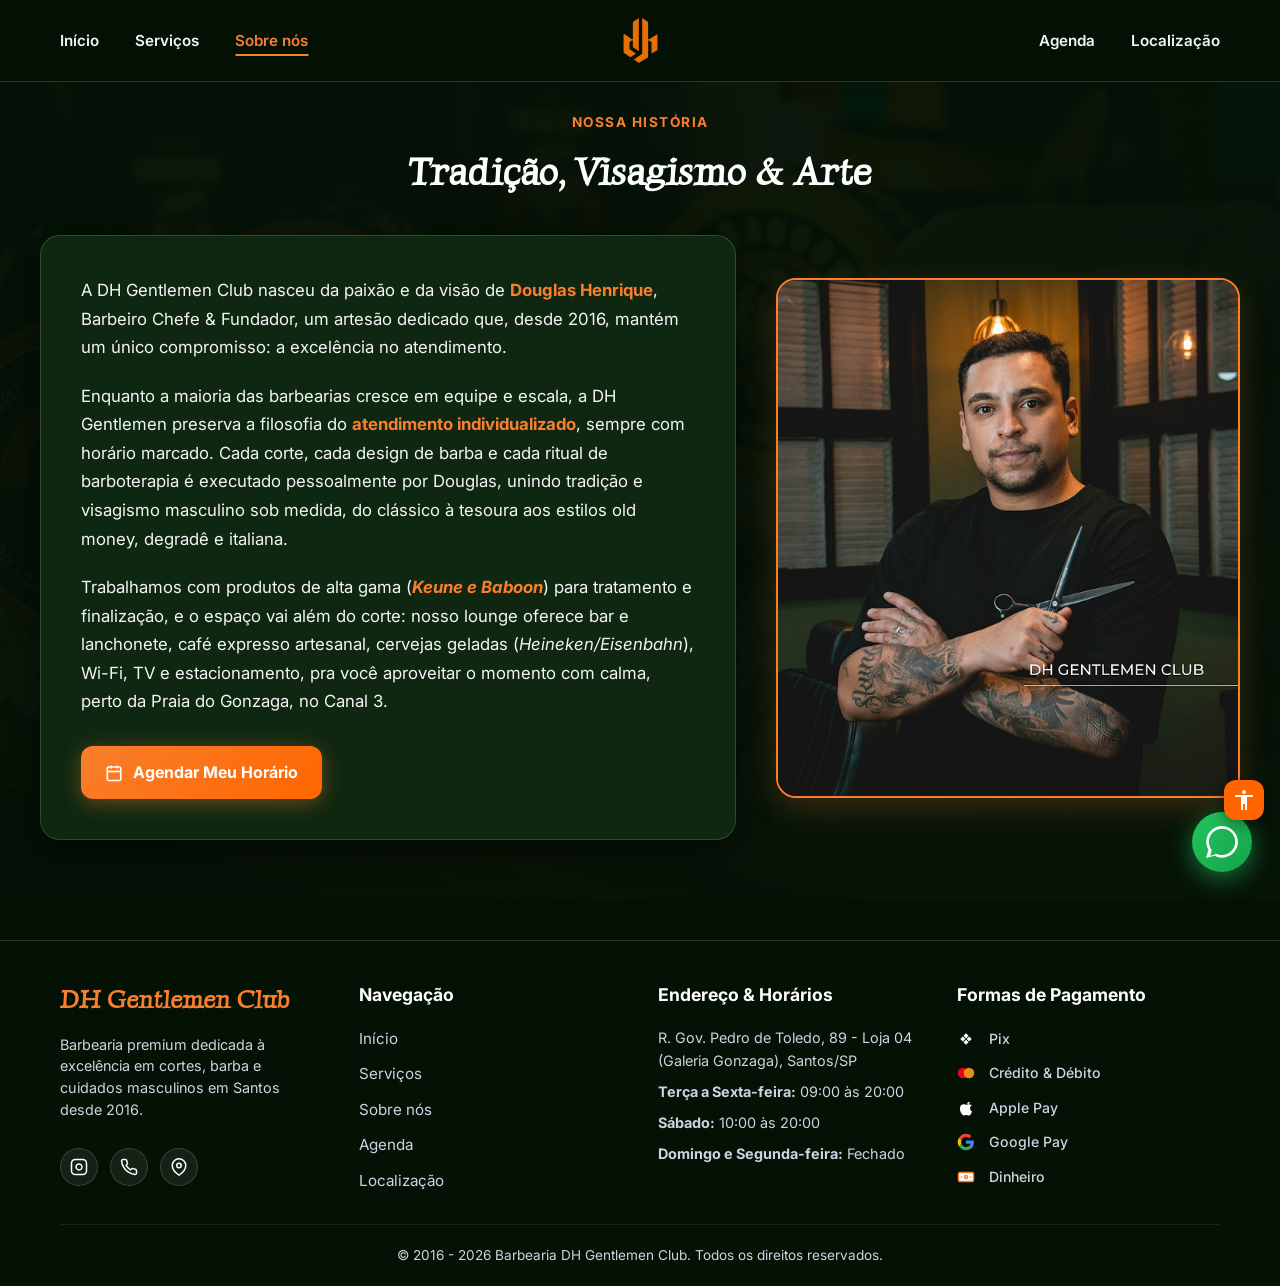
<file: about.html>
<!DOCTYPE html>
<html lang="pt-BR">

<head>
    <meta charset="UTF-8">
    <meta name="viewport" content="width=device-width, initial-scale=1.0">
    <meta name="description" content="Conheça a história da Barbearia DH Gentlemen Club e o mestre barbeiro Douglas, dedicado à excelência desde 2016.">
    <title>Sobre Nós - Barbearia DH Gentlemen</title>
    <link rel="icon" href="assets/images/logo-dh-laranja.svg" type="image/svg+xml">
    <link rel="stylesheet" href="assets/css/main.css">
    <link rel="stylesheet" href="assets/css/about.css">
</head>

<body>
    <a class="skip-link" href="#main-content">Pular para o conteúdo</a>

    <header>
        <nav>
            <button id="menu-btn" class="hamburger" aria-expanded="false" aria-label="Abrir menu de navegação">☰</button>
            <ul class="left">
                <li><a href="index.html">Início</a></li>
                <li><a href="services.html">Serviços</a></li>
                <li><a href="about.html" class="select" aria-current="page">Sobre nós</a></li>
            </ul>
            <a href="index.html" class="nav-logo" aria-label="Página Inicial Barbearia DH Gentlemen">
                <img src="assets/images/logo-dh-laranja.svg" alt="Logo Barbearia DH" width="45" height="45">
            </a>
            <ul class="right">
                <li><a href="schedule.html">Agenda</a></li>
                <li><a href="location.html">Localização</a></li>
            </ul>
        </nav>
    </header>

    <main id="main-content" class="about-container container">
        <div class="section-header">
            <span class="section-tag">Nossa História</span>
            <h1 class="section-main-title">Tradição, Visagismo & Arte</h1>
        </div>

        <div class="about-grid">
            <article class="about-content-card glass-card">
                <p>
                    A DH Gentlemen Club nasceu da paixão e da visão de <strong>Douglas Henrique</strong>, Barbeiro Chefe & Fundador, um artesão dedicado que, desde 2016, mantém um único compromisso: a excelência no atendimento.
                </p>
                <p>
                    Enquanto a maioria das barbearias cresce em equipe e escala, a DH Gentlemen preserva a filosofia do <strong>atendimento individualizado</strong>, sempre com horário marcado. Cada corte, cada design de barba e cada ritual de barboterapia é executado pessoalmente por Douglas, unindo tradição e visagismo masculino sob medida, do clássico à tesoura aos estilos old money, degradê e italiana.
                </p>
                <p>
                    Trabalhamos com produtos de alta gama (<strong><em>Keune e Baboon</em></strong>) para tratamento e finalização, e o espaço vai além do corte: nosso lounge oferece bar e lanchonete, café expresso artesanal, cervejas geladas (<em>Heineken/Eisenbahn</em>), Wi-Fi, TV e estacionamento, pra você aproveitar o momento com calma, perto da Praia do Gonzaga, no Canal 3.
                </p>
                <div class="about-cta-wrapper">
                    <a href="schedule.html" class="btn-primary-glow" aria-label="Reservar horário na agenda">
                        <span class="svg-icon" aria-hidden="true">
                            <svg viewBox="0 0 24 24" fill="none" stroke="currentColor"><rect x="3" y="4" width="18" height="18" rx="2" ry="2"></rect><line x1="16" y1="2" x2="16" y2="6"></line><line x1="8" y1="2" x2="8" y2="6"></line><line x1="3" y1="10" x2="21" y2="10"></line></svg>
                        </span>
                        <span>Agendar Meu Horário</span>
                    </a>
                </div>
            </article>

            <figure class="about-image-card">
                <img src="assets/images/barbeiro-cortando.jpg" alt="Foto do barbeiro Douglas com tesoura profissional realizando corte de cabelo de alta precisão">
            </figure>
        </div>
    </main>

    <!-- FOOTER -->
    <footer class="site-footer">
        <div class="container">
            <div class="footer-grid">
                <!-- BLOCO 1: SOBRE A BARBEARIA & REDES SOCIAIS -->
                <div class="footer-brand">
                    <h2 class="footer-logo-title">DH Gentlemen Club</h2>
                    <p class="footer-desc">Barbearia premium dedicada à excelência em cortes, barba e cuidados masculinos em Santos desde 2016.</p>
                    
                    <!-- ÍCONES SOCIAIS -->
                    <div class="footer-social-links">
                        <a href="https://www.instagram.com/dhgentlemenclub/" target="_blank" rel="noopener noreferrer" aria-label="Instagram da Barbearia DH" class="footer-social-btn">
                            <svg viewBox="0 0 24 24" width="18" height="18" fill="none" stroke="currentColor" stroke-width="2"><rect x="2" y="2" width="20" height="20" rx="5" ry="5"></rect><path d="M16 11.37A4 4 0 1 1 12.63 8 4 4 0 0 1 16 11.37z"></path><line x1="17.5" y1="6.5" x2="17.51" y2="6.5"></line></svg>
                        </a>
                        <a href="https://api.whatsapp.com/send/?phone=5513981370797&text=Ol%C3%A1%2C+tudo+bem%3F+Gostaria+de+marcar+um+hor%C3%A1rio." target="_blank" rel="noopener noreferrer" aria-label="WhatsApp da Barbearia DH" class="footer-social-btn">
                            <svg viewBox="0 0 24 24" width="18" height="18" fill="none" stroke="currentColor" stroke-width="2"><path d="M22 16.92v3a2 2 0 0 1-2.18 2 19.79 19.79 0 0 1-8.63-3.07 19.5 19.5 0 0 1-6-6 19.79 19.79 0 0 1-3.07-8.67A2 2 0 0 1 4.11 2h3a2 2 0 0 1 2 1.72 12.84 12.84 0 0 0 .7 2.81 2 2 0 0 1-.45 2.11L8.09 9.91a16 16 0 0 0 6 6l1.27-1.27a2 2 0 0 1 2.11-.45 12.84 12.84 0 0 0 2.81.7A2 2 0 0 1 22 16.92z"></path></svg>
                        </a>
                        <a href="location.html" aria-label="Localização no Mapa" class="footer-social-btn">
                            <svg viewBox="0 0 24 24" width="18" height="18" fill="none" stroke="currentColor" stroke-width="2"><path d="M21 10c0 7-9 13-9 13s-9-6-9-13a9 9 0 0 1 18 0z"></path><circle cx="12" cy="10" r="3"></circle></svg>
                        </a>
                    </div>
                </div>

                <!-- BLOCO 2: NAVEGAÇÃO -->
                <div>
                    <h3 class="footer-heading">Navegação</h3>
                    <ul class="footer-links">
                        <li><a href="index.html">Início</a></li>
                        <li><a href="services.html">Serviços</a></li>
                        <li><a href="about.html">Sobre nós</a></li>
                        <li><a href="schedule.html">Agenda</a></li>
                        <li><a href="location.html">Localização</a></li>
                    </ul>
                </div>

                <!-- BLOCO 3: ENDEREÇO & HORÁRIOS -->
                <div>
                    <h3 class="footer-heading">Endereço & Horários</h3>
                    <div class="footer-contact-info">
                        <p><span>R. Gov. Pedro de Toledo, 89 - Loja 04 (Galeria Gonzaga), Santos/SP</span></p>
                        <p><span><strong>Terça a Sexta-feira:</strong> 09:00 às 20:00</span></p>
                        <p><span><strong>Sábado:</strong> 10:00 às 20:00</span></p>
                        <p><span><strong>Domingo e Segunda-feira:</strong> Fechado</span></p>
                    </div>
                </div>

                <!-- BLOCO 4: FORMAS DE PAGAMENTO -->
                <div>
                    <h3 class="footer-heading">Formas de Pagamento</h3>
                    <div style="display: flex; flex-direction: column; gap: 8px;" aria-label="Formas de pagamento aceitas">
                        <span class="payment-badge">
                            <svg viewBox="0 0 24 24" width="18" height="18" fill="#32bcad" aria-hidden="true" style="margin-right: 6px;"><path d="M12 4.4L8.6 7.8l3.4 3.4 3.4-3.4L12 4.4zm-4.2 4.2L4.4 12l3.4 3.4 3.4-3.4-3.4-3.4zm8.4 0l-3.4 3.4 3.4 3.4 3.4-3.4-3.4-3.4zM12 13l-3.4 3.4 3.4 3.4 3.4-3.4L12 13z"/></svg>
                            Pix
                        </span>
                        <span class="payment-badge">
                            <svg viewBox="0 0 24 24" width="18" height="18" aria-hidden="true" style="margin-right: 6px;"><circle cx="8" cy="12" r="7" fill="#eb001b"/><circle cx="16" cy="12" r="7" fill="#f79e1b" fill-opacity="0.9"/></svg>
                            Crédito & Débito
                        </span>
                        <span class="payment-badge">
                            <svg viewBox="0 0 24 24" width="18" height="18" fill="#ffffff" aria-hidden="true" style="margin-right: 6px;"><path d="M18.71 19.5c-.83 1.24-1.71 2.45-3.05 2.47-1.34.03-1.77-.79-3.29-.79-1.53 0-2 .77-3.27.82-1.31.05-2.3-1.32-3.14-2.53C4.25 17 2.94 12.45 4.7 9.39c.87-1.52 2.43-2.48 4.12-2.51 1.28-.02 2.5.87 3.29.87.78 0 2.26-1.07 3.81-.91.65.03 2.47.26 3.64 1.98-.09.06-2.17 1.28-2.15 3.81.03 3.02 2.65 4.03 2.68 4.04-.03.07-.42 1.44-1.38 2.83M15.97 6.37c.61-.74 1.03-1.77.91-2.8-.89.04-1.98.6-2.61 1.34-.56.65-.97 1.7-.84 2.72 1 .08 2.01-.52 2.54-1.26z"/></svg>
                            Apple Pay
                        </span>
                        <span class="payment-badge">
                            <svg viewBox="0 0 24 24" width="18" height="18" aria-hidden="true" style="margin-right: 6px;"><path d="M22.56 12.25c0-.78-.07-1.53-.2-2.25H12v4.26h5.92c-.26 1.37-1.04 2.53-2.21 3.31v2.77h3.57c2.08-1.92 3.28-4.74 3.28-8.09z" fill="#4285F4"/><path d="M12 23c2.97 0 5.46-.98 7.28-2.66l-3.57-2.77c-.98.66-2.23 1.06-3.71 1.06-2.86 0-5.29-1.93-6.16-4.53H2.18v2.84C3.99 20.53 7.7 23 12 23z" fill="#34A853"/><path d="M5.84 14.09c-.22-.66-.35-1.36-.35-2.09s.13-1.43.35-2.09V7.06H2.18C1.43 8.55 1 10.22 1 12s.43 3.45 1.18 4.94l2.85-2.22.81-.63z" fill="#FBBC05"/><path d="M12 5.38c1.62 0 3.06.56 4.21 1.64l3.15-3.15C17.45 2.09 14.97 1 12 1 7.7 1 3.99 3.47 2.18 7.06l3.66 2.84c.87-2.6 3.3-4.52 6.16-4.52z" fill="#EA4335"/></svg>
                            Google Pay
                        </span>
                        <span class="payment-badge">
                            <svg viewBox="0 0 24 24" width="18" height="18" fill="none" stroke="var(--color-accent)" stroke-width="2" stroke-linecap="round" stroke-linejoin="round" aria-hidden="true" style="margin-right: 6px;"><rect x="2" y="6" width="20" height="12" rx="2"></rect><circle cx="12" cy="12" r="2"></circle><path d="M6 12h.01M18 12h.01"></path></svg>
                            Dinheiro
                        </span>
                    </div>
                </div>
            </div>
            <div class="footer-bottom" style="margin-top: 30px; border-top: 1px solid rgba(255, 255, 255, 0.08); padding-top: 20px; text-align: center; display: block;">
                <p style="margin: 0;">&copy; 2016 - 2026 Barbearia DH Gentlemen Club. Todos os direitos reservados.</p>
            </div>
        </div>
    </footer>

    <script src="assets/js/a11y.js"></script>
    <script src="assets/js/store-status.js"></script>
    <script src="assets/js/counter.js"></script>
</body>

</html>
</file>
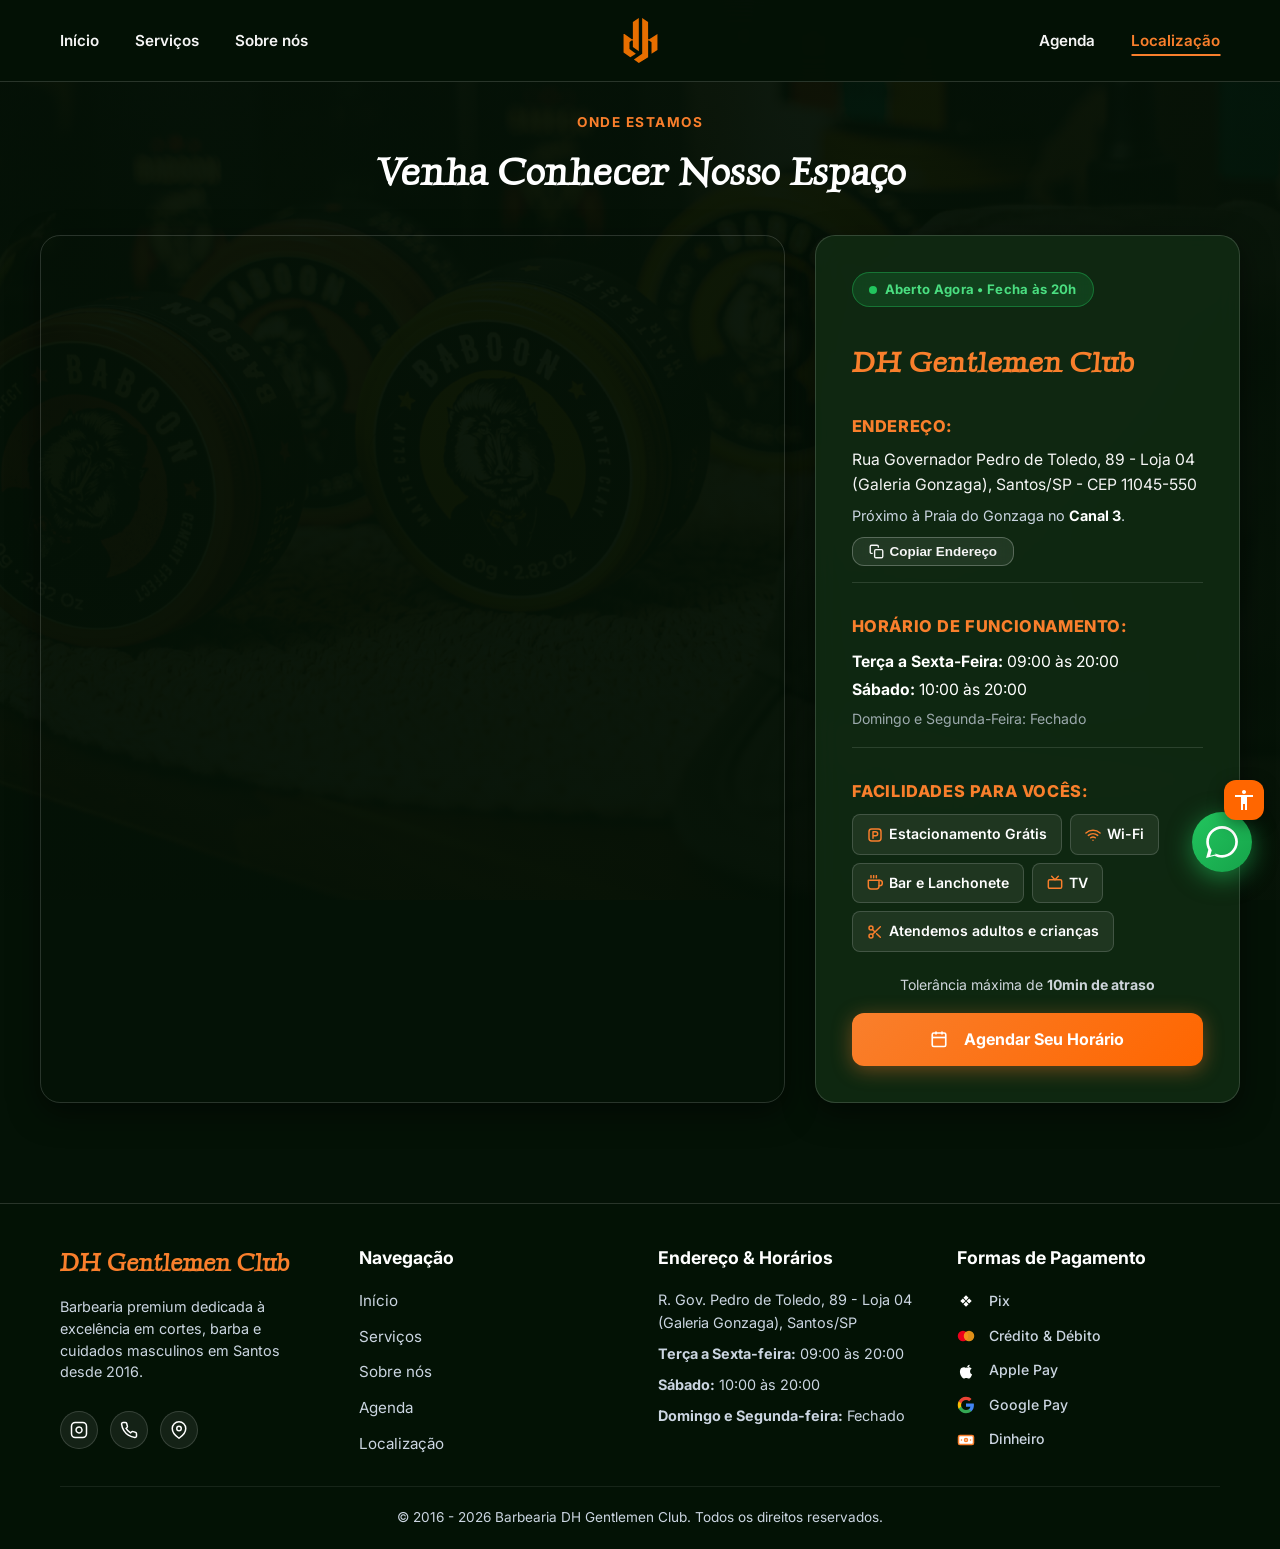
<file: location.html>
<!DOCTYPE html>
<html lang="pt-BR">

<head>
    <meta charset="UTF-8">
    <meta name="viewport" content="width=device-width, initial-scale=1.0">
    <meta name="description" content="Localização da Barbearia DH Gentlemen Club no Gonzaga, Santos-SP. Confira nosso endereço e horários de funcionamento.">
    <title>Localização - Barbearia DH Gentlemen</title>
    <link rel="icon" href="assets/images/logo-dh-laranja.svg" type="image/svg+xml">
    <link rel="stylesheet" href="assets/css/main.css">
    <link rel="stylesheet" href="assets/css/location.css">
</head>

<body>
    <a class="skip-link" href="#main-content">Pular para o conteúdo</a>

    <header>
        <nav>
            <button id="menu-btn" class="hamburger" aria-expanded="false" aria-label="Abrir menu de navegação">☰</button>
            <ul class="left">
                <li><a href="index.html">Início</a></li>
                <li><a href="services.html">Serviços</a></li>
                <li><a href="about.html">Sobre nós</a></li>
            </ul>
            <a href="index.html" class="nav-logo" aria-label="Página Inicial Barbearia DH Gentlemen">
                <img src="assets/images/logo-dh-laranja.svg" alt="Logo Barbearia DH" width="45" height="45">
            </a>
            <ul class="right">
                <li><a href="schedule.html">Agenda</a></li>
                <li><a href="location.html" class="select" aria-current="page">Localização</a></li>
            </ul>
        </nav>
    </header>

    <main id="main-content" class="location-container container">
        <div class="section-header">
            <span class="section-tag">Onde Estamos</span>
            <h1 class="section-main-title">Venha Conhecer Nosso Espaço</h1>
        </div>

        <div class="location-grid">
            <div class="map-wrapper">
                <iframe
                    src="https://www.google.com/maps/embed?pb=!1m18!1m12!1m3!1d3645.7512758601865!2d-46.32952862527942!3d-23.969233876702244!2m3!1f0!2f0!3f0!3m2!1i1024!2i768!4f13.1!3m3!1m2!1s0x94ce0301250ba80f%3A0x2eb72eb814cbb90!2sR.%20Gov.%20Pedro%20de%20Toledo%2C%2089%20-%20Gonzaga%2C%20Santos%20-%20SP%2C%2011045-550!5e0!3m2!1spt-BR!2sbr!4v1764572671587!5m2!1spt-BR!2sbr"
                    allowfullscreen="" loading="lazy"
                    referrerpolicy="no-referrer-when-downgrade" 
                    title="Mapa interativo de localização da Barbearia DH Gentlemen Club na Rua Governador Pedro de Toledo, 89 - Gonzaga, Santos/SP">
                </iframe>
            </div>

            <aside class="location-info-card glass-card">
                <div style="margin-bottom: 12px;">
                    <span class="store-status-badge is-open"><span class="pulse-dot"></span> <span>Verificando horário...</span></span>
                </div>
                <h2>DH Gentlemen Club</h2>

                <div class="location-details">
                    <!-- BLOCO 1: ENDEREÇO & PONTO DE REFERÊNCIA -->
                    <div style="padding-bottom: 16px; border-bottom: 1px solid rgba(255, 255, 255, 0.12);">
                        <strong style="color: var(--color-accent); font-size: 1.02rem; font-weight: 800; text-transform: uppercase; letter-spacing: 0.6px; margin-bottom: 8px; display: block;">Endereço:</strong>
                        <p style="font-size: 0.98rem; line-height: 1.6; margin-bottom: 6px;">
                            <span id="endereco-texto">Rua Governador Pedro de Toledo, 89 - Loja 04 (Galeria Gonzaga), Santos/SP - CEP 11045-550</span>
                        </p>
                        <p style="margin-top: 4px; font-size: 0.90rem; color: var(--color-text-muted);">
                            Próximo à Praia do Gonzaga no <span style="color: #ffffff; font-weight: 700;">Canal 3</span>.
                        </p>
                        <button type="button" id="btn-copy-address" class="btn-secondary-glass btn-sm" style="margin-top: 10px; font-size: 0.84rem; padding: 6px 16px; transition: all 0.3s ease; display: inline-flex; align-items: center; gap: 6px;">
                            <svg viewBox="0 0 24 24" width="15" height="15" fill="none" stroke="currentColor" stroke-width="2.2" stroke-linecap="round" stroke-linejoin="round" aria-hidden="true"><rect x="9" y="9" width="13" height="13" rx="2" ry="2"></rect><path d="M5 15H4a2 2 0 0 1-2-2V4a2 2 0 0 1 2-2h9a2 2 0 0 1 2 2v1"></path></svg>
                            <span>Copiar Endereço</span>
                        </button>
                    </div>

                    <!-- BLOCO 2: HORÁRIO DE FUNCIONAMENTO -->
                    <div style="padding: 16px 0; border-bottom: 1px solid rgba(255, 255, 255, 0.12);">
                        <strong style="color: var(--color-accent); font-size: 1.02rem; font-weight: 800; text-transform: uppercase; letter-spacing: 0.6px; margin-bottom: 8px; display: block;">Horário de Funcionamento:</strong>
                        <ul style="list-style: none; padding-left: 0; font-size: 0.98rem; line-height: 1.8; margin: 0;">
                            <li><strong style="color: #ffffff;">Terça a Sexta-Feira:</strong> <span style="color: #ffffff">09:00 às 20:00</span></li>
                            <li><strong style="color: #ffffff">Sábado:</strong> <span style="color: #ffffff">10:00 às 20:00</span></li>
                            <li style="color: var(--color-text-muted); opacity: 0.75; font-size: 0.88rem; margin-top: 2px;">Domingo e Segunda-Feira: Fechado</li>
                        </ul>
                    </div>

                    <!-- BLOCO 3: FACILIDADES PARA VOCÊS -->
                    <div style="padding-top: 16px;">
                        <strong style="color: var(--color-accent); font-size: 1.02rem; font-weight: 800; text-transform: uppercase; letter-spacing: 0.6px; margin-bottom: 10px; display: block;">Facilidades para Vocês:</strong>
                        <div style="display: flex; gap: 8px; flex-wrap: wrap;">
                            <span style="background: rgba(255, 255, 255, 0.07); border: 1px solid rgba(255, 255, 255, 0.16); padding: 8px 14px; border-radius: 8px; font-size: 0.88rem; font-weight: 600; color: #ffffff; display: inline-flex; align-items: center; gap: 6px;">
                                <svg viewBox="0 0 24 24" width="16" height="16" fill="none" stroke="var(--color-accent)" stroke-width="2.2" stroke-linecap="round" stroke-linejoin="round"><rect x="3" y="3" width="18" height="18" rx="4"></rect><path d="M9 17V7h4a3 3 0 0 1 0 6H9"></path></svg>
                                Estacionamento Grátis
                            </span>
                            <span style="background: rgba(255, 255, 255, 0.07); border: 1px solid rgba(255, 255, 255, 0.16); padding: 8px 14px; border-radius: 8px; font-size: 0.88rem; font-weight: 600; color: #ffffff; display: inline-flex; align-items: center; gap: 6px;">
                                <svg viewBox="0 0 24 24" width="16" height="16" fill="none" stroke="var(--color-accent)" stroke-width="2.2" stroke-linecap="round" stroke-linejoin="round"><path d="M5 12.55a11 11 0 0 1 14.08 0"></path><path d="M1.42 9a16 16 0 0 1 21.16 0"></path><path d="M8.53 16.11a6 6 0 0 1 6.95 0"></path><line x1="12" y1="20" x2="12.01" y2="20"></line></svg>
                                Wi-Fi
                            </span>
                            <span style="background: rgba(255, 255, 255, 0.07); border: 1px solid rgba(255, 255, 255, 0.16); padding: 8px 14px; border-radius: 8px; font-size: 0.88rem; font-weight: 600; color: #ffffff; display: inline-flex; align-items: center; gap: 6px;">
                                <svg viewBox="0 0 24 24" width="16" height="16" fill="none" stroke="var(--color-accent)" stroke-width="2.2" stroke-linecap="round" stroke-linejoin="round"><path d="M18 8h1a4 4 0 0 1 0 8h-1"></path><path d="M2 8h16v9a4 4 0 0 1-4 4H6a4 4 0 0 1-4-4V8z"></path><line x1="6" y1="1" x2="6" y2="4"></line><line x1="10" y1="1" x2="10" y2="4"></line><line x1="14" y1="1" x2="14" y2="4"></line></svg>
                                Bar e Lanchonete
                            </span>
                            <span style="background: rgba(255, 255, 255, 0.07); border: 1px solid rgba(255, 255, 255, 0.16); padding: 8px 14px; border-radius: 8px; font-size: 0.88rem; font-weight: 600; color: #ffffff; display: inline-flex; align-items: center; gap: 6px;">
                                <svg viewBox="0 0 24 24" width="16" height="16" fill="none" stroke="var(--color-accent)" stroke-width="2.2" stroke-linecap="round" stroke-linejoin="round"><rect x="2" y="7" width="20" height="13" rx="2" ry="2"></rect><polyline points="17 2 12 7 7 2"></polyline></svg>
                                TV
                            </span>
                            <span style="background: rgba(255, 255, 255, 0.07); border: 1px solid rgba(255, 255, 255, 0.16); padding: 8px 14px; border-radius: 8px; font-size: 0.88rem; font-weight: 600; color: #ffffff; display: inline-flex; align-items: center; gap: 6px;">
                                <svg viewBox="0 0 24 24" width="16" height="16" fill="none" stroke="var(--color-accent)" stroke-width="2.2" stroke-linecap="round" stroke-linejoin="round"><circle cx="6" cy="6" r="3"></circle><circle cx="6" cy="18" r="3"></circle><line x1="20" y1="4" x2="8.12" y2="15.88"></line><line x1="14.47" y1="14.47" x2="20" y2="20"></line><line x1="8.12" y1="8.12" x2="12" y2="12"></line></svg>
                                Atendemos adultos e crianças
                            </span>
                        </div>
                    </div>
                </div>

                <!-- LEMBRETE DE PONTUALIDADE LOGO ACIMA DO BOTÃO DE AGENDAMENTO -->
                <div style="text-align: center;">
                    <p style="font-size: 0.88rem; color: #e2e8f0; opacity: 0.9; margin-bottom: 16px; display: inline-flex; align-items: center;">
                        <span>Tolerância máxima de <strong>10min de atraso</strong></span>
                    </p>
                    <a href="schedule.html" class="btn-primary-glow" style="width: 100%; justify-content: center;">
                        <span class="svg-icon" style="margin-right: 6px;"><svg viewBox="0 0 24 24" width="18" height="18" fill="none" stroke="currentColor" stroke-width="2.2"><rect x="3" y="4" width="18" height="18" rx="2" ry="2"></rect><line x1="16" y1="2" x2="16" y2="6"></line><line x1="8" y1="2" x2="8" y2="6"></line><line x1="3" y1="10" x2="21" y2="10"></line></svg></span>
                        Agendar Seu Horário
                    </a>
                </div>
            </aside>
        </div>
    </main>

    <script>
        document.addEventListener("DOMContentLoaded", function() {
            const btnCopy = document.getElementById("btn-copy-address");
            if (btnCopy) {
                btnCopy.addEventListener("click", function() {
                    const addressText = "Rua Governador Pedro de Toledo, 89, Gonzaga, Santos, SP - 11045-550";
                    navigator.clipboard.writeText(addressText).then(() => {
                        const originalHTML = btnCopy.innerHTML;
                        btnCopy.innerHTML = '<svg viewBox="0 0 24 24" width="15" height="15" fill="none" stroke="currentColor" stroke-width="2.6" stroke-linecap="round" stroke-linejoin="round"><polyline points="20 6 9 17 4 12"></polyline></svg> <span>Endereço Copiado!</span>';
                        btnCopy.style.background = "#22c55e";
                        btnCopy.style.color = "#ffffff";
                        btnCopy.style.borderColor = "#22c55e";

                        if (window.showToast) {
                            window.showToast("Endereço copiado para a área de transferência!");
                        }

                        setTimeout(() => {
                            btnCopy.innerHTML = originalHTML;
                            btnCopy.style.background = "";
                            btnCopy.style.color = "";
                            btnCopy.style.borderColor = "";
                        }, 2000);
                    });
                });
            }
        });
    </script>

    <!-- FOOTER -->
    <footer class="site-footer">
        <div class="container">
            <div class="footer-grid">
                <!-- BLOCO 1: SOBRE A BARBEARIA & REDES SOCIAIS -->
                <div class="footer-brand">
                    <h2 class="footer-logo-title">DH Gentlemen Club</h2>
                    <p class="footer-desc">Barbearia premium dedicada à excelência em cortes, barba e cuidados masculinos em Santos desde 2016.</p>
                    
                    <!-- ÍCONES SOCIAIS -->
                    <div class="footer-social-links">
                        <a href="https://www.instagram.com/dhgentlemenclub/" target="_blank" rel="noopener noreferrer" aria-label="Instagram da Barbearia DH" class="footer-social-btn">
                            <svg viewBox="0 0 24 24" width="18" height="18" fill="none" stroke="currentColor" stroke-width="2"><rect x="2" y="2" width="20" height="20" rx="5" ry="5"></rect><path d="M16 11.37A4 4 0 1 1 12.63 8 4 4 0 0 1 16 11.37z"></path><line x1="17.5" y1="6.5" x2="17.51" y2="6.5"></line></svg>
                        </a>
                        <a href="https://api.whatsapp.com/send/?phone=5513981370797&text=Ol%C3%A1%2C+tudo+bem%3F+Gostaria+de+marcar+um+hor%C3%A1rio." target="_blank" rel="noopener noreferrer" aria-label="WhatsApp da Barbearia DH" class="footer-social-btn">
                            <svg viewBox="0 0 24 24" width="18" height="18" fill="none" stroke="currentColor" stroke-width="2"><path d="M22 16.92v3a2 2 0 0 1-2.18 2 19.79 19.79 0 0 1-8.63-3.07 19.5 19.5 0 0 1-6-6 19.79 19.79 0 0 1-3.07-8.67A2 2 0 0 1 4.11 2h3a2 2 0 0 1 2 1.72 12.84 12.84 0 0 0 .7 2.81 2 2 0 0 1-.45 2.11L8.09 9.91a16 16 0 0 0 6 6l1.27-1.27a2 2 0 0 1 2.11-.45 12.84 12.84 0 0 0 2.81.7A2 2 0 0 1 22 16.92z"></path></svg>
                        </a>
                        <a href="location.html" aria-label="Localização no Mapa" class="footer-social-btn">
                            <svg viewBox="0 0 24 24" width="18" height="18" fill="none" stroke="currentColor" stroke-width="2"><path d="M21 10c0 7-9 13-9 13s-9-6-9-13a9 9 0 0 1 18 0z"></path><circle cx="12" cy="10" r="3"></circle></svg>
                        </a>
                    </div>
                </div>

                <!-- BLOCO 2: NAVEGAÇÃO -->
                <div>
                    <h3 class="footer-heading">Navegação</h3>
                    <ul class="footer-links">
                        <li><a href="index.html">Início</a></li>
                        <li><a href="services.html">Serviços</a></li>
                        <li><a href="about.html">Sobre nós</a></li>
                        <li><a href="schedule.html">Agenda</a></li>
                        <li><a href="location.html">Localização</a></li>
                    </ul>
                </div>

                <!-- BLOCO 3: ENDEREÇO & HORÁRIOS -->
                <div>
                    <h3 class="footer-heading">Endereço & Horários</h3>
                    <div class="footer-contact-info">
                        <p><span>R. Gov. Pedro de Toledo, 89 - Loja 04 (Galeria Gonzaga), Santos/SP</span></p>
                        <p><span><strong>Terça a Sexta-feira:</strong> 09:00 às 20:00</span></p>
                        <p><span><strong>Sábado:</strong> 10:00 às 20:00</span></p>
                        <p><span><strong>Domingo e Segunda-feira:</strong> Fechado</span></p>
                    </div>
                </div>

                <!-- BLOCO 4: FORMAS DE PAGAMENTO -->
                <div>
                    <h3 class="footer-heading">Formas de Pagamento</h3>
                    <div style="display: flex; flex-direction: column; gap: 8px;" aria-label="Formas de pagamento aceitas">
                        <span class="payment-badge">
                            <svg viewBox="0 0 24 24" width="18" height="18" fill="#32bcad" aria-hidden="true" style="margin-right: 6px;"><path d="M12 4.4L8.6 7.8l3.4 3.4 3.4-3.4L12 4.4zm-4.2 4.2L4.4 12l3.4 3.4 3.4-3.4-3.4-3.4zm8.4 0l-3.4 3.4 3.4 3.4 3.4-3.4-3.4-3.4zM12 13l-3.4 3.4 3.4 3.4 3.4-3.4L12 13z"/></svg>
                            Pix
                        </span>
                        <span class="payment-badge">
                            <svg viewBox="0 0 24 24" width="18" height="18" aria-hidden="true" style="margin-right: 6px;"><circle cx="8" cy="12" r="7" fill="#eb001b"/><circle cx="16" cy="12" r="7" fill="#f79e1b" fill-opacity="0.9"/></svg>
                            Crédito & Débito
                        </span>
                        <span class="payment-badge">
                            <svg viewBox="0 0 24 24" width="18" height="18" fill="#ffffff" aria-hidden="true" style="margin-right: 6px;"><path d="M18.71 19.5c-.83 1.24-1.71 2.45-3.05 2.47-1.34.03-1.77-.79-3.29-.79-1.53 0-2 .77-3.27.82-1.31.05-2.3-1.32-3.14-2.53C4.25 17 2.94 12.45 4.7 9.39c.87-1.52 2.43-2.48 4.12-2.51 1.28-.02 2.5.87 3.29.87.78 0 2.26-1.07 3.81-.91.65.03 2.47.26 3.64 1.98-.09.06-2.17 1.28-2.15 3.81.03 3.02 2.65 4.03 2.68 4.04-.03.07-.42 1.44-1.38 2.83M15.97 6.37c.61-.74 1.03-1.77.91-2.8-.89.04-1.98.6-2.61 1.34-.56.65-.97 1.7-.84 2.72 1 .08 2.01-.52 2.54-1.26z"/></svg>
                            Apple Pay
                        </span>
                        <span class="payment-badge">
                            <svg viewBox="0 0 24 24" width="18" height="18" aria-hidden="true" style="margin-right: 6px;"><path d="M22.56 12.25c0-.78-.07-1.53-.2-2.25H12v4.26h5.92c-.26 1.37-1.04 2.53-2.21 3.31v2.77h3.57c2.08-1.92 3.28-4.74 3.28-8.09z" fill="#4285F4"/><path d="M12 23c2.97 0 5.46-.98 7.28-2.66l-3.57-2.77c-.98.66-2.23 1.06-3.71 1.06-2.86 0-5.29-1.93-6.16-4.53H2.18v2.84C3.99 20.53 7.7 23 12 23z" fill="#34A853"/><path d="M5.84 14.09c-.22-.66-.35-1.36-.35-2.09s.13-1.43.35-2.09V7.06H2.18C1.43 8.55 1 10.22 1 12s.43 3.45 1.18 4.94l2.85-2.22.81-.63z" fill="#FBBC05"/><path d="M12 5.38c1.62 0 3.06.56 4.21 1.64l3.15-3.15C17.45 2.09 14.97 1 12 1 7.7 1 3.99 3.47 2.18 7.06l3.66 2.84c.87-2.6 3.3-4.52 6.16-4.52z" fill="#EA4335"/></svg>
                            Google Pay
                        </span>
                        <span class="payment-badge">
                            <svg viewBox="0 0 24 24" width="18" height="18" fill="none" stroke="var(--color-accent)" stroke-width="2" stroke-linecap="round" stroke-linejoin="round" aria-hidden="true" style="margin-right: 6px;"><rect x="2" y="6" width="20" height="12" rx="2"></rect><circle cx="12" cy="12" r="2"></circle><path d="M6 12h.01M18 12h.01"></path></svg>
                            Dinheiro
                        </span>
                    </div>
                </div>
            </div>
            <div class="footer-bottom" style="margin-top: 30px; border-top: 1px solid rgba(255, 255, 255, 0.08); padding-top: 20px; text-align: center; display: block;">
                <p style="margin: 0;">&copy; 2016 - 2026 Barbearia DH Gentlemen Club. Todos os direitos reservados.</p>
            </div>
        </div>
    </footer>

    <script src="assets/js/a11y.js"></script>
    <script src="assets/js/store-status.js"></script>
</body>

</html>
</file>
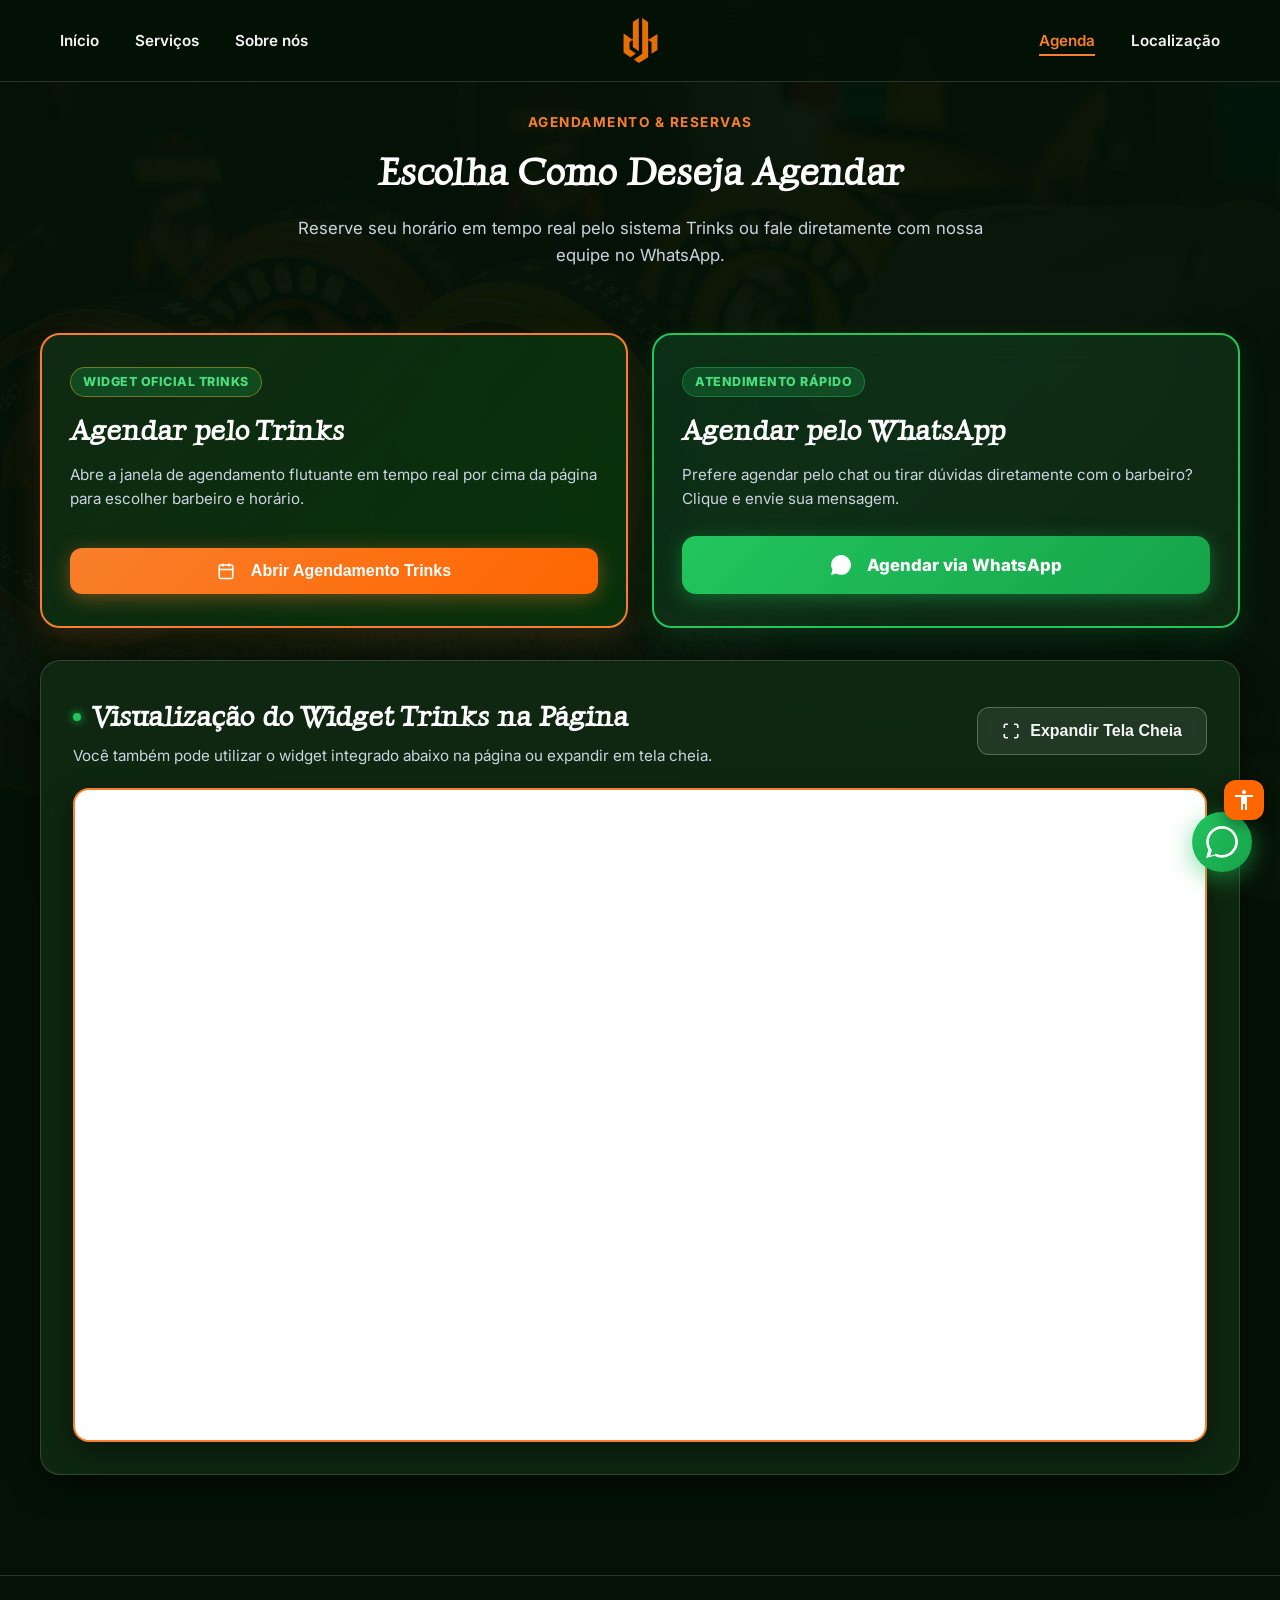
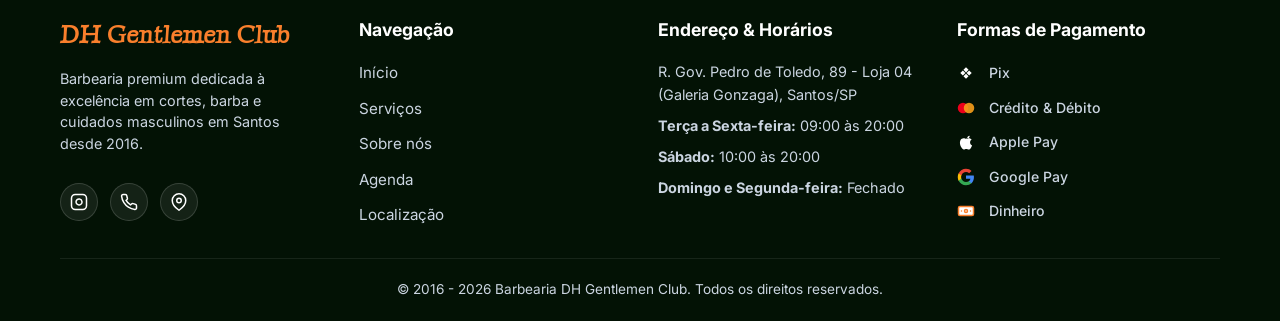
<file: schedule.html>
<!DOCTYPE html>
<html lang="pt-BR">

<head>
    <meta charset="UTF-8">
    <meta name="viewport" content="width=device-width, initial-scale=1.0">
    <meta name="description" content="Agende seu corte de cabelo ou barba na Barbearia DH Gentlemen Club. Escolha a data e horário ideal.">
    <title>Agenda - Barbearia DH Gentlemen</title>
    <link rel="icon" href="assets/images/logo-dh-laranja.svg" type="image/svg+xml">
    <link rel="stylesheet" href="assets/css/main.css">
    <link rel="stylesheet" href="assets/css/schedule.css">
</head>

<body>
    <a class="skip-link" href="#main-content">Pular para o conteúdo</a>

    <header>
        <nav>
            <button id="menu-btn" class="hamburger" aria-expanded="false" aria-label="Abrir menu de navegação">☰</button>
            <ul class="left">
                <li><a href="index.html">Início</a></li>
                <li><a href="services.html">Serviços</a></li>
                <li><a href="about.html">Sobre nós</a></li>
            </ul>
            <a href="index.html" class="nav-logo" aria-label="Página Inicial Barbearia DH Gentlemen">
                <img src="assets/images/logo-dh-laranja.svg" alt="Logo Barbearia DH" width="45" height="45">
            </a>
            <ul class="right">
                <li><a href="schedule.html" class="select" aria-current="page">Agenda</a></li>
                <li><a href="location.html">Localização</a></li>
            </ul>
        </nav>
    </header>

       <main id="main-content" class="schedule-container container">
        <div class="schedule-wrapper">
            <div class="section-header">
                <span class="section-tag">Agendamento & Reservas</span>
                <h1 class="section-main-title">Escolha Como Deseja Agendar</h1>
                <p class="schedule-subtitle">Reserve seu horário em tempo real pelo sistema Trinks ou fale diretamente com nossa equipe no WhatsApp.</p>
            </div>

            <!-- CANAIS PRINCIPAIS DE ACESSO DIRETO (GRID 2 CARDS) -->
            <div class="primary-channels-grid">
                <!-- CARD 1: SISTEMA TRINKS (POP-UP FLUTUANTE EM CIMA DO SITE - OFICIAL TRINKS) -->
                <article class="primary-channel-card trinks-card-glow glass-card">
                    <div class="channel-card-content">
                        <span class="channel-badge gold-badge">Widget Oficial Trinks</span>
                        <h2 class="channel-title">Agendar pelo Trinks</h2>
                        <p class="channel-desc">Abre a janela de agendamento flutuante em tempo real por cima da página para escolher barbeiro e horário.</p>
                    </div>
                    <button type="button" id="btn-trinks-popup" class="btn-primary-glow btn-full" aria-label="Abrir janela flutuante de agendamento Trinks">
                        <span class="svg-icon" aria-hidden="true" style="margin-right: 6px;">
                            <svg viewBox="0 0 24 24" width="18" height="18" fill="none" stroke="currentColor" stroke-width="2.2"><rect x="3" y="4" width="18" height="18" rx="2" ry="2"></rect><line x1="16" y1="2" x2="16" y2="6"></line><line x1="8" y1="2" x2="8" y2="6"></line><line x1="3" y1="10" x2="21" y2="10"></line></svg>
                        </span>
                        <span>Abrir Agendamento Trinks</span>
                    </button>
                </article>

                <!-- CARD 2: WHATSAPP DIRETO -->
                <article class="primary-channel-card whatsapp-card-glow glass-card">
                    <div class="channel-card-content">
                        <span class="channel-badge green-badge">Atendimento Rápido</span>
                        <h2 class="channel-title">Agendar pelo WhatsApp</h2>
                        <p class="channel-desc">Prefere agendar pelo chat ou tirar dúvidas diretamente com o barbeiro? Clique e envie sua mensagem.</p>
                    </div>
                    <a href="https://api.whatsapp.com/send/?phone=5513981370797&text=Ol%C3%A1%2C+tudo+bem%3F+Gostaria+de+marcar+um+hor%C3%A1rio.&type=phone_number&app_absent=0" target="_blank" rel="noopener noreferrer" class="btn-whatsapp-glow btn-full" aria-label="Abrir conversa no WhatsApp para agendar horário">
                        <span class="svg-icon" aria-hidden="true" style="margin-right: 6px;">
                            <svg viewBox="0 0 24 24" width="20" height="20" fill="currentColor"><path d="M.057 24l1.687-6.163c-1.041-1.804-1.588-3.849-1.587-5.946.003-6.556 5.338-11.891 11.893-11.891 3.181.001 6.167 1.24 8.413 3.488 2.245 2.248 3.481 5.236 3.48 8.414-.003 6.557-5.338 11.892-11.893 11.892-1.99-.001-3.951-.5-5.688-1.448l-6.305 1.654z"/></svg>
                        </span>
                        <span>Agendar via WhatsApp</span>
                    </a>
                </article>
            </div>

            <!-- SEÇÃO OPCIONAL: EMBEDDED IFRAME PREVIEW (ENDPOINT /framebusca) -->
            <article class="booking-channel-card trinks-channel glass-card" id="trinks-container">
                <div class="trinks-header">
                    <div class="trinks-header-main">
                        <div class="trinks-title-row">
                            <span class="status-dot"></span>
                            <h2>Visualização do Widget Trinks na Página</h2>
                        </div>
                        <p class="trinks-subtitle">Você também pode utilizar o widget integrado abaixo na página ou expandir em tela cheia.</p>
                    </div>
                    <div class="trinks-actions">
                        <button type="button" id="btn-fullscreen" class="btn-secondary-glass btn-sm" aria-label="Alternar modo tela cheia para a visualização">
                            <span class="svg-icon" aria-hidden="true">
                                <svg viewBox="0 0 24 24" width="16" height="16" fill="none" stroke="currentColor" stroke-width="2"><path d="M8 3H5a2 2 0 0 0-2 2v3m18 0V5a2 2 0 0 0-2-2h-3m0 18h3a2 2 0 0 0 2-2v-3M3 16v3a2 2 0 0 0 2 2h3"></path></svg>
                            </span>
                            <span id="fullscreen-text">Expandir Tela Cheia</span>
                        </button>
                    </div>
                </div>

                <div class="trinks-iframe-wrapper">
                    <iframe 
                        src="https://www.trinks.com/dh-gentlemen-club/"
                        title="Agendamento Online Barbearia DH Gentlemen Club no Trinks Widget"
                        frameborder="0"
                        width="100%"
                        height="650"
                        allowfullscreen
                        allow="geolocation; microphone; camera; payment; auto-play; clipboard-write; encrypted-media"
                        referrerpolicy="origin-when-cross-origin"
                        sandbox="allow-same-origin allow-scripts allow-forms allow-popups allow-modals allow-top-navigation-by-user-activation"
                        loading="lazy">
                    </iframe>
                </div>
            </article>
        </div>
    </main>

    <!-- FOOTER -->
    <footer class="site-footer">
        <div class="container">
            <div class="footer-grid">
                <!-- BLOCO 1: SOBRE A BARBEARIA & REDES SOCIAIS -->
                <div class="footer-brand">
                    <h2 class="footer-logo-title">DH Gentlemen Club</h2>
                    <p class="footer-desc">Barbearia premium dedicada à excelência em cortes, barba e cuidados masculinos em Santos desde 2016.</p>
                    
                    <!-- ÍCONES SOCIAIS -->
                    <div class="footer-social-links">
                        <a href="https://www.instagram.com/dhgentlemenclub/" target="_blank" rel="noopener noreferrer" aria-label="Instagram da Barbearia DH" class="footer-social-btn">
                            <svg viewBox="0 0 24 24" width="18" height="18" fill="none" stroke="currentColor" stroke-width="2"><rect x="2" y="2" width="20" height="20" rx="5" ry="5"></rect><path d="M16 11.37A4 4 0 1 1 12.63 8 4 4 0 0 1 16 11.37z"></path><line x1="17.5" y1="6.5" x2="17.51" y2="6.5"></line></svg>
                        </a>
                        <a href="https://api.whatsapp.com/send/?phone=5513981370797&text=Ol%C3%A1%2C+tudo+bem%3F+Gostaria+de+marcar+um+hor%C3%A1rio." target="_blank" rel="noopener noreferrer" aria-label="WhatsApp da Barbearia DH" class="footer-social-btn">
                            <svg viewBox="0 0 24 24" width="18" height="18" fill="none" stroke="currentColor" stroke-width="2"><path d="M22 16.92v3a2 2 0 0 1-2.18 2 19.79 19.79 0 0 1-8.63-3.07 19.5 19.5 0 0 1-6-6 19.79 19.79 0 0 1-3.07-8.67A2 2 0 0 1 4.11 2h3a2 2 0 0 1 2 1.72 12.84 12.84 0 0 0 .7 2.81 2 2 0 0 1-.45 2.11L8.09 9.91a16 16 0 0 0 6 6l1.27-1.27a2 2 0 0 1 2.11-.45 12.84 12.84 0 0 0 2.81.7A2 2 0 0 1 22 16.92z"></path></svg>
                        </a>
                        <a href="location.html" aria-label="Localização no Mapa" class="footer-social-btn">
                            <svg viewBox="0 0 24 24" width="18" height="18" fill="none" stroke="currentColor" stroke-width="2"><path d="M21 10c0 7-9 13-9 13s-9-6-9-13a9 9 0 0 1 18 0z"></path><circle cx="12" cy="10" r="3"></circle></svg>
                        </a>
                    </div>
                </div>

                <!-- BLOCO 2: NAVEGAÇÃO -->
                <div>
                    <h3 class="footer-heading">Navegação</h3>
                    <ul class="footer-links">
                        <li><a href="index.html">Início</a></li>
                        <li><a href="services.html">Serviços</a></li>
                        <li><a href="about.html">Sobre nós</a></li>
                        <li><a href="schedule.html">Agenda</a></li>
                        <li><a href="location.html">Localização</a></li>
                    </ul>
                </div>

                <!-- BLOCO 3: ENDEREÇO & HORÁRIOS -->
                <div>
                    <h3 class="footer-heading">Endereço & Horários</h3>
                    <div class="footer-contact-info">
                        <p><span>R. Gov. Pedro de Toledo, 89 - Loja 04 (Galeria Gonzaga), Santos/SP</span></p>
                        <p><span><strong>Terça a Sexta-feira:</strong> 09:00 às 20:00</span></p>
                        <p><span><strong>Sábado:</strong> 10:00 às 20:00</span></p>
                        <p><span><strong>Domingo e Segunda-feira:</strong> Fechado</span></p>
                    </div>
                </div>

                <!-- BLOCO 4: FORMAS DE PAGAMENTO -->
                <div>
                    <h3 class="footer-heading">Formas de Pagamento</h3>
                    <div style="display: flex; flex-direction: column; gap: 8px;" aria-label="Formas de pagamento aceitas">
                        <span class="payment-badge">
                            <svg viewBox="0 0 24 24" width="18" height="18" fill="#32bcad" aria-hidden="true" style="margin-right: 6px;"><path d="M12 4.4L8.6 7.8l3.4 3.4 3.4-3.4L12 4.4zm-4.2 4.2L4.4 12l3.4 3.4 3.4-3.4-3.4-3.4zm8.4 0l-3.4 3.4 3.4 3.4 3.4-3.4-3.4-3.4zM12 13l-3.4 3.4 3.4 3.4 3.4-3.4L12 13z"/></svg>
                            Pix
                        </span>
                        <span class="payment-badge">
                            <svg viewBox="0 0 24 24" width="18" height="18" aria-hidden="true" style="margin-right: 6px;"><circle cx="8" cy="12" r="7" fill="#eb001b"/><circle cx="16" cy="12" r="7" fill="#f79e1b" fill-opacity="0.9"/></svg>
                            Crédito & Débito
                        </span>
                        <span class="payment-badge">
                            <svg viewBox="0 0 24 24" width="18" height="18" fill="#ffffff" aria-hidden="true" style="margin-right: 6px;"><path d="M18.71 19.5c-.83 1.24-1.71 2.45-3.05 2.47-1.34.03-1.77-.79-3.29-.79-1.53 0-2 .77-3.27.82-1.31.05-2.3-1.32-3.14-2.53C4.25 17 2.94 12.45 4.7 9.39c.87-1.52 2.43-2.48 4.12-2.51 1.28-.02 2.5.87 3.29.87.78 0 2.26-1.07 3.81-.91.65.03 2.47.26 3.64 1.98-.09.06-2.17 1.28-2.15 3.81.03 3.02 2.65 4.03 2.68 4.04-.03.07-.42 1.44-1.38 2.83M15.97 6.37c.61-.74 1.03-1.77.91-2.8-.89.04-1.98.6-2.61 1.34-.56.65-.97 1.7-.84 2.72 1 .08 2.01-.52 2.54-1.26z"/></svg>
                            Apple Pay
                        </span>
                        <span class="payment-badge">
                            <svg viewBox="0 0 24 24" width="18" height="18" aria-hidden="true" style="margin-right: 6px;"><path d="M22.56 12.25c0-.78-.07-1.53-.2-2.25H12v4.26h5.92c-.26 1.37-1.04 2.53-2.21 3.31v2.77h3.57c2.08-1.92 3.28-4.74 3.28-8.09z" fill="#4285F4"/><path d="M12 23c2.97 0 5.46-.98 7.28-2.66l-3.57-2.77c-.98.66-2.23 1.06-3.71 1.06-2.86 0-5.29-1.93-6.16-4.53H2.18v2.84C3.99 20.53 7.7 23 12 23z" fill="#34A853"/><path d="M5.84 14.09c-.22-.66-.35-1.36-.35-2.09s.13-1.43.35-2.09V7.06H2.18C1.43 8.55 1 10.22 1 12s.43 3.45 1.18 4.94l2.85-2.22.81-.63z" fill="#FBBC05"/><path d="M12 5.38c1.62 0 3.06.56 4.21 1.64l3.15-3.15C17.45 2.09 14.97 1 12 1 7.7 1 3.99 3.47 2.18 7.06l3.66 2.84c.87-2.6 3.3-4.52 6.16-4.52z" fill="#EA4335"/></svg>
                            Google Pay
                        </span>
                        <span class="payment-badge">
                            <svg viewBox="0 0 24 24" width="18" height="18" fill="none" stroke="var(--color-accent)" stroke-width="2" stroke-linecap="round" stroke-linejoin="round" aria-hidden="true" style="margin-right: 6px;"><rect x="2" y="6" width="20" height="12" rx="2"></rect><circle cx="12" cy="12" r="2"></circle><path d="M6 12h.01M18 12h.01"></path></svg>
                            Dinheiro
                        </span>
                    </div>
                </div>
            </div>
            <div class="footer-bottom" style="margin-top: 30px; border-top: 1px solid rgba(255, 255, 255, 0.08); padding-top: 20px; text-align: center; display: block;">
                <p style="margin: 0;">&copy; 2016 - 2026 Barbearia DH Gentlemen Club. Todos os direitos reservados.</p>
            </div>
        </div>
    </footer>

    <script src="assets/js/a11y.js"></script>
    <script src="assets/js/store-status.js"></script>
    <script src="assets/js/schedule.js"></script>
</body>

</html>
</file>
<file: assets/css/main.css>
/* ==========================================
   BARBEARIA DH GENTLEMEN CLUB - DESIGN SYSTEM & MAIN CSS
   ========================================== */

@import url('https://fonts.googleapis.com/css2?family=Inter:ital,opsz,wght@0,14..32,100..900;1,14..32,100..900&family=Luxurious+Roman&display=swap');

/* 1. VARIÁVEIS DO TEMA & DESIGN TOKENS */
:root {
    /* 🌲 Paleta Verde Premium */
    --color-primary-bg: #08370b;
    --color-secondary-bg: #102b13;
    --color-primary-dark: #041206;
    
    /* 🍊 Paleta Laranja (Destaques e CTAs) */
    --color-accent: #f97f2c;
    --color-action: #e26918;
    --color-action-accessible: #FF6600;
    --color-action-hover: #d85600;

    /* 📄 Tipografia & Neutros */
    --color-text-light: #f5f5f5;
    --color-text-lighter: #ffffff;
    --color-text-muted: #cbd5e1;
    --color-border-light: rgba(255, 255, 255, 0.15);
    
    /* 💎 Glassmorphism Surfaces */
    --glass-bg: rgba(16, 43, 19, 0.88);
    --glass-border: rgba(255, 255, 255, 0.15);
    --glass-shadow: 0 10px 30px rgba(0, 0, 0, 0.5);
}

/* 2. RESET GLOBAL E BASE */
*, *::before, *::after {
    box-sizing: border-box;
    margin: 0;
    padding: 0;
}

html {
    scroll-behavior: smooth;
    font-size: 16px;
}

body {
    font-family: "Inter", -apple-system, BlinkMacSystemFont, "Segoe UI", Roboto, sans-serif;
    background-color: var(--color-primary-dark);
    background-image: linear-gradient(to bottom, rgba(4, 18, 6, 0.88), rgba(4, 18, 6, 0.95)), url(../images/fundo-barbearia.jpg);
    background-attachment: fixed;
    background-size: cover;
    background-position: center;
    background-repeat: no-repeat;
    color: var(--color-text-light);
    min-height: 100vh;
    display: flex;
    flex-direction: column;
    overflow-x: hidden;
    line-height: 1.6;
}

/* Foco Acessível */
*:focus-visible {
    outline: 3px solid var(--color-action-accessible);
    outline-offset: 3px;
    border-radius: 6px;
}

.skip-link {
    position: absolute;
    top: -100px;
    left: 20px;
    background: var(--color-accent);
    color: #000000;
    padding: 10px 16px;
    font-weight: bold;
    z-index: 100000;
    border-radius: 8px;
    text-decoration: none;
    transition: top 0.3s ease;
}

.skip-link:focus {
    top: 20px;
}

/* 3. LAYOUT & CONTAINERS */
.container {
    width: 100%;
    max-width: 1200px;
    margin: 0 auto;
    padding: 0 20px;
}

main {
    flex: 1;
    width: 100%;
}

/* 4. HEADER & NAVBAR */
header {
    width: 100%;
    position: sticky;
    top: 0;
    z-index: 1000;
    background: rgba(4, 18, 6, 0.92);
    backdrop-filter: blur(16px);
    -webkit-backdrop-filter: blur(16px);
    border-bottom: 1px solid var(--glass-border);
    padding: 12px 0;
}

nav {
    display: grid;
    grid-template-columns: 1fr auto 1fr;
    align-items: center;
    max-width: 1200px;
    margin: 0 auto;
    padding: 0 20px;
    position: relative;
}

nav .left {
    display: flex;
    align-items: center;
    justify-content: flex-start;
    gap: 36px;
    list-style: none;
    margin: 0;
    padding: 0;
}

nav .right {
    display: flex;
    align-items: center;
    justify-content: flex-end;
    gap: 36px;
    list-style: none;
    margin: 0;
    padding: 0;
}

nav a {
    color: var(--color-text-light);
    font-weight: 600;
    font-size: 0.95rem;
    text-decoration: none;
    position: relative;
    padding: 6px 0;
    transition: color 0.3s ease;
}

nav a::after {
    content: '';
    position: absolute;
    width: 0;
    height: 2px;
    bottom: 0;
    left: 50%;
    background-color: var(--color-accent);
    transition: all 0.3s ease;
    transform: translateX(-50%);
}

nav a:hover,
nav a.select {
    color: var(--color-accent);
}

nav a:hover::after,
nav a.select::after {
    width: 100%;
}

.nav-logo {
    display: flex;
    align-items: center;
    justify-content: center;
    text-decoration: none;
    transition: transform 0.3s ease;
}

.nav-logo:hover {
    transform: scale(1.08);
}

.nav-logo img {
    width: 45px;
    height: 45px;
}

/* Menu Mobile Hamburger */
.hamburger {
    display: none;
    font-size: 1.8rem;
    cursor: pointer;
    color: var(--color-text-light);
    background: none;
    border: none;
    padding: 4px 8px;
    border-radius: 6px;
    transition: background 0.3s ease;
}

.hamburger:hover {
    background: rgba(255, 255, 255, 0.1);
}

@media (max-width: 768px) {
    nav {
        display: flex;
        justify-content: space-between;
    }

    .hamburger {
        display: block;
    }

    nav .left,
    nav .right {
        display: none;
    }

    nav.menu-open {
        flex-direction: column;
        align-items: flex-start;
    }

    nav.menu-open .left,
    nav.menu-open .right {
        display: flex;
        flex-direction: column;
        width: 100%;
        gap: 16px;
        padding: 20px 0 10px;
    }

    nav.menu-open .left a,
    nav.menu-open .right a {
        font-size: 1.1rem;
        display: block;
        width: 100%;
    }
}

/* 5. SEÇÕES & TÍTULOS */
.section-title {
    text-align: center;
    font-family: "Luxurious Roman", serif;
    font-size: clamp(2rem, 4vw, 2.5rem);
    color: var(--color-text-lighter);
    margin: 40px 0 20px;
    width: 100%;
}

.section-header {
    text-align: center;
    margin-bottom: 32px;
}

.section-tag {
    color: var(--color-accent);
    font-size: 0.85rem;
    font-weight: 700;
    letter-spacing: 1.5px;
    text-transform: uppercase;
    display: block;
    margin-bottom: 8px;
}

.section-main-title {
    font-family: "Luxurious Roman", serif;
    font-size: clamp(1.8rem, 3.5vw, 2.4rem);
    color: #ffffff;
    margin: 0;
}

/* 6. CARD GLASSMORPHISM & BOTÕES */
.glass-card {
    background: var(--glass-bg);
    backdrop-filter: blur(16px);
    -webkit-backdrop-filter: blur(16px);
    border: 1px solid var(--glass-border);
    border-radius: 20px;
    box-shadow: var(--glass-shadow);
    transition: transform 0.3s ease, border-color 0.3s ease, box-shadow 0.3s ease;
}

.glass-card:hover {
    border-color: rgba(249, 127, 44, 0.45);
    box-shadow: 0 15px 35px rgba(249, 127, 44, 0.18);
}

/* Botão Glow */
.btn-primary-glow,
#botao {
    display: inline-flex;
    align-items: center;
    justify-content: center;
    gap: 10px;
    background: linear-gradient(135deg, var(--color-accent) 0%, var(--color-action-accessible) 100%);
    color: #ffffff !important;
    font-weight: 700;
    font-size: 1rem;
    padding: 14px 24px;
    border-radius: 12px;
    text-decoration: none;
    box-shadow: 0 4px 20px rgba(249, 127, 44, 0.4);
    transition: all 0.3s cubic-bezier(0.175, 0.885, 0.32, 1.275);
    border: none;
    cursor: pointer;
    text-align: center;
}

.btn-primary-glow:hover,
.btn-primary-glow:focus-visible,
#botao:hover,
#botao:focus-visible {
    transform: translateY(-3px) scale(1.02);
    box-shadow: 0 8px 30px rgba(249, 127, 44, 0.6);
    color: #ffffff !important;
}

/* CTAs de Cards com glow suavizado para dar prioridade ao CTA principal do Hero */
.service-card .btn-primary-glow {
    box-shadow: 0 4px 14px rgba(249, 127, 44, 0.25);
    font-size: 0.95rem;
    padding: 12px 20px;
}

.service-card .btn-primary-glow:hover {
    box-shadow: 0 6px 20px rgba(249, 127, 44, 0.45);
}

/* Botão Glass */
.btn-secondary-glass {
    display: inline-flex;
    align-items: center;
    justify-content: center;
    gap: 10px;
    background: rgba(255, 255, 255, 0.08);
    backdrop-filter: blur(8px);
    border: 1px solid rgba(255, 255, 255, 0.25);
    color: var(--color-text-light);
    font-weight: 600;
    font-size: 1rem;
    padding: 14px 24px;
    border-radius: 12px;
    text-decoration: none;
    transition: all 0.3s ease;
}

.btn-secondary-glass:hover,
.btn-secondary-glass:focus-visible {
    background: rgba(255, 255, 255, 0.18);
    border-color: var(--color-accent);
    color: #ffffff;
    transform: translateY(-2px);
}

/* SVG ICON STYLING */
.svg-icon {
    display: inline-flex;
    align-items: center;
    justify-content: center;
    flex-shrink: 0;
    vertical-align: middle;
}

.btn-primary-glow .svg-icon svg,
.btn-secondary-glass .svg-icon svg {
    width: 18px;
    height: 18px;
    stroke: currentColor;
    stroke-width: 2.2;
}

.exp-icon svg {
    width: 28px;
    height: 28px;
    stroke: var(--color-accent);
    stroke-width: 2;
}

/* 7. ESTILOS ESPECÍFICOS DA HOME PAGE */
main.home-container {
    display: flex;
    flex-direction: column;
    gap: 56px;
    padding: 30px 20px 60px;
}

/* HERO SECTION - SPLIT 2 COLUNAS */
.hero-section {
    padding: 40px;
    display: grid;
    grid-template-columns: 1.1fr 0.9fr;
    gap: 40px;
    align-items: center;
    text-align: left;
    width: 100%;
    box-sizing: border-box;
}

.hero-content {
    display: flex;
    flex-direction: column;
    align-items: flex-start;
}

.hero-badge {
    display: inline-flex;
    align-items: center;
    gap: 8px;
    padding: 6px 16px;
    border-radius: 50px;
    background: rgba(249, 127, 44, 0.15);
    border: 1px solid rgba(249, 127, 44, 0.35);
    color: var(--color-accent);
    font-size: 0.85rem;
    font-weight: 700;
    letter-spacing: 1px;
    text-transform: uppercase;
    margin-bottom: 20px;
}

.status-dot {
    width: 8px;
    height: 8px;
    background-color: #22c55e;
    border-radius: 50%;
    box-shadow: 0 0 8px #22c55e;
    animation: pulse-dot 2s infinite;
}

@keyframes pulse-dot {
    0%, 100% { opacity: 1; transform: scale(1); }
    50% { opacity: 0.4; transform: scale(0.8); }
}

.hero-title {
    font-family: "Luxurious Roman", serif;
    font-size: clamp(2.2rem, 4vw, 3.4rem);
    line-height: 1.15;
    margin: 0 0 20px;
    color: #ffffff;
}

.highlight-gold {
    background: linear-gradient(135deg, #f97f2c 0%, #ffc078 100%);
    -webkit-background-clip: text;
    background-clip: text;
    -webkit-text-fill-color: transparent;
    font-style: italic;
}

.hero-subtitle {
    font-size: clamp(0.95rem, 1.8vw, 1.1rem);
    line-height: 1.6;
    color: var(--color-text-muted);
    margin: 0 0 28px;
}

.hero-actions {
    display: flex;
    gap: 16px;
    flex-wrap: wrap;
    margin-bottom: 24px;
    width: 100%;
}

.hero-proof {
    display: flex;
    align-items: center;
    gap: 10px;
    font-size: 0.9rem;
    color: var(--color-text-light);
}

.stars-rating {
    color: #facc15;
    letter-spacing: 2px;
}

.hero-visual {
    position: relative;
    height: 400px;
    border-radius: 24px;
    overflow: hidden;
    border: 2px solid var(--color-accent);
    box-shadow: 0 15px 35px rgba(249, 127, 44, 0.25);
    background-color: #2a3328;
}

.hero-visual img {
    width: 100%;
    height: 100%;
    object-fit: cover;
    object-position: center center;
    display: block;
    transform: scale(1.18);
    filter: brightness(1) contrast(1.08);
    transition: transform 0.5s ease;
}

.hero-visual:hover img {
    transform: scale(1.23);
}

.hero-floating-card {
    position: absolute;
    top: 16px;
    right: 16px;
    bottom: auto;
    left: auto;
    background: rgba(4, 18, 6, 0.88);
    backdrop-filter: blur(12px);
    -webkit-backdrop-filter: blur(12px);
    border: 1px solid rgba(249, 127, 44, 0.4);
    border-radius: 50px;
    padding: 8px 16px;
    display: flex;
    align-items: center;
    gap: 8px;
    box-shadow: 0 8px 24px rgba(0, 0, 0, 0.6);
}

.floating-icon {
    font-size: 1.1rem;
    width: 28px;
    height: 28px;
    background: rgba(249, 127, 44, 0.2);
    border-radius: 50%;
    display: flex;
    align-items: center;
    justify-content: center;
    border: 1px solid var(--color-accent);
    flex-shrink: 0;
}

.floating-text-title {
    font-weight: 700;
    color: var(--color-accent);
    font-size: 0.82rem;
    display: inline;
}

.floating-text-sub {
    display: none;
}

/* STATS BAR (4 COLUNAS HORIZONTAIS COM ÍCONES E MICRO-INTERAÇÕES) */
.stats-grid {
    display: grid;
    grid-template-columns: repeat(4, 1fr);
    gap: 24px;
    padding: 28px 24px;
    width: 100%;
    box-sizing: border-box;
    background: rgba(14, 26, 17, 0.75);
    border: 1px solid rgba(249, 127, 44, 0.3);
    border-radius: 20px;
    box-shadow: 0 10px 30px rgba(0, 0, 0, 0.5), inset 0 1px 0 rgba(255, 255, 255, 0.1);
    animation: statsFadeUp 0.9s ease-out forwards;
}

@keyframes statsFadeUp {
    from {
        opacity: 0;
        transform: translateY(20px) scale(0.98);
    }
    to {
        opacity: 1;
        transform: translateY(0) scale(1);
    }
}

.stat-item {
    display: flex;
    align-items: center;
    justify-content: center;
    gap: 16px;
    padding: 12px 16px;
    border-right: 1px solid rgba(255, 255, 255, 0.1);
    transition: transform 0.3s ease, background 0.3s ease, border-color 0.3s ease;
    border-radius: 12px;
}

.stat-item:last-child {
    border-right: none;
}

.stat-item:hover {
    transform: translateY(-3px);
    background: rgba(249, 127, 44, 0.08);
}

.stat-icon {
    width: 46px;
    height: 46px;
    border-radius: 50%;
    background: rgba(249, 127, 44, 0.15);
    border: 1px solid rgba(249, 127, 44, 0.35);
    display: flex;
    align-items: center;
    justify-content: center;
    flex-shrink: 0;
    box-shadow: 0 4px 12px rgba(249, 127, 44, 0.15);
    transition: transform 0.3s ease, box-shadow 0.3s ease;
}

.stat-item:hover .stat-icon {
    transform: scale(1.1) rotate(5deg);
    box-shadow: 0 6px 18px rgba(249, 127, 44, 0.3);
    background: rgba(249, 127, 44, 0.25);
}

.stat-content {
    display: flex;
    flex-direction: column;
    align-items: flex-start;
}

.stat-number {
    font-size: clamp(1.8rem, 2.5vw, 2.4rem);
    font-weight: 800;
    color: var(--color-accent);
    font-family: "Luxurious Roman", serif;
    line-height: 1.1;
    letter-spacing: -0.5px;
    display: inline-block;
    transition: transform 0.3s ease;
}

.stat-pulse-up {
    animation: pulseStat 0.65s cubic-bezier(0.175, 0.885, 0.32, 1.275);
}

@keyframes pulseStat {
    0% {
        transform: scale(1);
    }
    50% {
        transform: scale(1.18);
        color: #ffc078;
        text-shadow: 0 0 15px rgba(249, 127, 44, 0.9);
    }
    100% {
        transform: scale(1);
        color: var(--color-accent);
        text-shadow: none;
    }
}

.stat-label {
    font-size: 0.82rem;
    color: var(--color-text-muted);
    font-weight: 600;
    text-transform: uppercase;
    letter-spacing: 0.6px;
    margin-top: 2px;
}

/* EXPERIENCE CARDS GRID (4 COLUNAS) */
.experience-grid {
    display: grid;
    grid-template-columns: repeat(4, 1fr);
    gap: 24px;
    width: 100%;
}

.exp-card {
    padding: 32px 24px;
    display: flex;
    flex-direction: column;
    align-items: flex-start;
    gap: 16px;
    box-sizing: border-box;
    height: 100%;
    border-radius: 20px;
    border: 1px solid var(--glass-border);
    background: var(--glass-bg);
    backdrop-filter: blur(12px);
    -webkit-backdrop-filter: blur(12px);
    box-shadow: 0 10px 25px rgba(0, 0, 0, 0.4);
    transition: transform 0.4s cubic-bezier(0.16, 1, 0.3, 1), border-color 0.3s ease, box-shadow 0.4s ease;
    position: relative;
    overflow: hidden;
    cursor: default;
}

.exp-card * {
    cursor: default;
}

/* Efeito Shimmer Sweep Apenas no Hover (Entrada) */
.exp-card::before {
    content: "";
    position: absolute;
    top: 0;
    left: -100%;
    width: 60%;
    height: 100%;
    background: linear-gradient(90deg, transparent, rgba(255, 255, 255, 0.08), transparent);
    transform: skewX(-25deg);
    transition: none;
    pointer-events: none;
}

.exp-card:hover::before {
    left: 140%;
    transition: left 1.35s cubic-bezier(0.16, 1, 0.3, 1);
}

.exp-card:hover {
    transform: translateY(-6px);
    border-color: rgba(249, 127, 44, 0.6);
    box-shadow: 0 16px 35px rgba(249, 127, 44, 0.25), 0 0 20px rgba(249, 127, 44, 0.1);
}

.exp-icon {
    font-size: 2.2rem;
    width: 60px;
    height: 60px;
    background: rgba(249, 127, 44, 0.15);
    border-radius: 14px;
    display: flex;
    align-items: center;
    justify-content: center;
    border: 1px solid rgba(249, 127, 44, 0.4);
    box-shadow: 0 4px 15px rgba(249, 127, 44, 0.15);
    flex-shrink: 0;
    transition: transform 0.4s cubic-bezier(0.16, 1, 0.3, 1), background 0.3s ease, box-shadow 0.3s ease;
}

.exp-card:hover .exp-icon {
    transform: scale(1.1);
    background: rgba(249, 127, 44, 0.28);
    box-shadow: 0 6px 20px rgba(249, 127, 44, 0.35);
}

.exp-icon svg {
    width: 28px;
    height: 28px;
    color: var(--color-accent);
    transition: transform 0.3s ease;
}

.exp-title {
    font-size: 1.2rem;
    font-weight: 700;
    color: #ffffff;
    margin: 0;
}

.exp-desc {
    font-size: 0.95rem;
    color: var(--color-text-muted);
    line-height: 1.6;
    margin: 0;
}

/* GALLERY GRID - 3 CARDS */
.gallery-grid {
    display: grid;
    grid-template-columns: repeat(3, 1fr);
    gap: 24px;
    width: 100%;
}

.gallery-card {
    position: relative;
    height: 495px;
    border-radius: 20px;
    overflow: hidden;
    border: 1px solid var(--glass-border);
    box-shadow: var(--glass-shadow);
    transition: transform 0.4s cubic-bezier(0.16, 1, 0.3, 1), border-color 0.3s ease, box-shadow 0.4s ease;
    cursor: default;
}

.gallery-card * {
    cursor: default;
}

/* Efeito Shimmer Sweep Apenas no Hover (Entrada) */
.gallery-card::before {
    content: "";
    position: absolute;
    top: 0;
    left: -100%;
    width: 60%;
    height: 100%;
    background: linear-gradient(90deg, transparent, rgba(255, 255, 255, 0.12), transparent);
    transform: skewX(-25deg);
    transition: none;
    z-index: 2;
    pointer-events: none;
}

.gallery-card:hover::before {
    left: 140%;
    transition: left 1.35s cubic-bezier(0.16, 1, 0.3, 1);
}

.gallery-card:hover {
    transform: translateY(-6px);
    border-color: rgba(249, 127, 44, 0.6);
    box-shadow: 0 16px 35px rgba(249, 127, 44, 0.25), 0 0 20px rgba(249, 127, 44, 0.1);
}

.gallery-card img {
    width: 100%;
    height: 100%;
    object-fit: cover;
    object-position: center;
    display: block;
    filter: brightness(0.9) contrast(1.05);
    transition: transform 0.6s cubic-bezier(0.16, 1, 0.3, 1), filter 0.5s ease;
}

.gallery-card:hover img {
    transform: scale(1.07);
    filter: brightness(1) contrast(1.1);
}

.gallery-overlay {
    position: absolute;
    inset: 0;
    background: linear-gradient(to top, rgba(4, 18, 6, 0.95) 0%, rgba(0, 0, 0, 0.25) 60%, transparent 100%);
    display: flex;
    flex-direction: column;
    justify-content: flex-end;
    padding: 24px;
    box-sizing: border-box;
    z-index: 1;
}

.gallery-badge {
    align-self: flex-start;
    border-radius: 20px;
    color: var(--color-text-muted);
    font-size: 0.75rem;
    font-weight: 600;
    text-transform: uppercase;
    letter-spacing: 1.5px;
    transition: transform 0.3s ease, box-shadow 0.3s ease;
}

.gallery-title {
    font-size: 1.2rem;
    font-weight: 700;
    color: #ffffff;
    margin: 0;
    text-shadow: 0 2px 8px rgba(0, 0, 0, 0.6);
    transition: color 0.3s ease, text-shadow 0.3s ease;
}

.gallery-card:hover {
    text-shadow: 0 0 14px rgba(249, 127, 44, 0.5);
}

@media (max-width: 992px) {
    .hero-section {
        grid-template-columns: 1fr;
        padding: 28px 20px;
        text-align: center;
    }

    .hero-content {
        align-items: center;
    }

    .hero-actions {
        justify-content: center;
    }

    .hero-visual {
        height: 360px;
        width: 100%;
    }

    .stats-grid {
        grid-template-columns: repeat(2, 1fr);
        gap: 20px;
    }

    .stat-item {
        border-right: none;
        border-bottom: 1px solid rgba(255, 255, 255, 0.1);
        padding-bottom: 12px;
    }

    .stat-item:last-child,
    .stat-item:nth-child(3) {
        border-bottom: none;
    }

    .experience-grid {
        grid-template-columns: repeat(2, 1fr);
        gap: 20px;
    }

    .gallery-grid {
        grid-template-columns: 1fr;
        gap: 16px;
    }

    .gallery-card {
        height: 250px;
    }
}

/* SERVICES HIGHLIGHT */
.services-highlight-grid {
    display: grid;
    grid-template-columns: repeat(auto-fit, minmax(280px, 1fr));
    gap: 20px;
    width: 100%;
}

.service-card {
    padding: 28px 24px;
    display: flex;
    flex-direction: column;
    justify-content: space-between;
    gap: 20px;
    box-sizing: border-box;
}

.service-header {
    display: flex;
    justify-content: space-between;
    align-items: flex-start;
    gap: 12px;
}

.service-name {
    font-size: 1.25rem;
    font-weight: 700;
    color: #ffffff;
    margin-bottom: 4px;
}

.service-duration {
    font-size: 0.85rem;
    color: var(--color-text-muted);
}

.service-price {
    font-size: 1.4rem;
    font-weight: 800;
    color: var(--color-accent);
    font-family: "Luxurious Roman", serif;
}

.service-desc {
    font-size: 0.95rem;
    color: var(--color-text-muted);
    line-height: 1.5;
}

.services-footer-link {
    text-align: center;
    margin-top: 20px;
}

.link-styled {
    color: var(--color-accent);
    font-weight: 700;
    text-decoration: underline;
    text-underline-offset: 4px;
    text-decoration-color: rgba(249, 127, 44, 0.5);
    font-size: 1.05rem;
    display: inline-flex;
    align-items: center;
    gap: 6px;
    transition: all 0.2s ease;
}

.link-styled:hover {
    color: #ffffff;
    text-decoration-color: #ffffff;
    transform: translateX(4px);
}

/* TESTIMONIALS GRID */
.testimonials-grid {
    display: grid;
    grid-template-columns: repeat(auto-fit, minmax(280px, 1fr));
    gap: 20px;
    width: 100%;
}

.testimonial-card {
    padding: 28px 24px;
    display: flex;
    flex-direction: column;
    justify-content: space-between;
    gap: 16px;
    box-sizing: border-box;
}

.quote-text {
    font-size: 0.98rem;
    font-style: italic;
    line-height: 1.6;
    color: var(--color-text-light);
}

.author-info {
    display: flex;
    align-items: center;
    gap: 12px;
    border-top: 1px solid rgba(255, 255, 255, 0.12);
    padding-top: 14px;
}

.author-avatar {
    width: 42px;
    height: 42px;
    border-radius: 50%;
    background: linear-gradient(135deg, var(--color-action) 0%, var(--color-primary-bg) 100%);
    display: flex;
    align-items: center;
    justify-content: center;
    font-weight: 800;
    color: #ffffff;
    border: 2px solid var(--color-accent);
}

.author-name {
    font-weight: 700;
    color: #ffffff;
    font-size: 0.95rem;
    display: block;
}

.author-tag {
    font-size: 0.8rem;
    color: #ffb07c;
    font-weight: 600;
}

/* QUICK SCHEDULE BANNER */
.quick-cta-card {
    padding: 36px 28px;
    display: flex;
    align-items: center;
    justify-content: space-between;
    flex-wrap: wrap;
    gap: 24px;
    background: linear-gradient(135deg, rgba(16, 43, 19, 0.95) 0%, rgba(6, 26, 10, 0.95) 100%);
    border: 2px solid var(--color-accent);
    width: 100%;
    box-sizing: border-box;
}

.cta-content {
    display: flex;
    flex-direction: column;
    gap: 8px;
    max-width: 650px;
}

.cta-title {
    font-family: "Luxurious Roman", serif;
    font-size: 2rem;
    color: #ffffff;
}

.cta-desc {
    color: var(--color-text-muted);
    font-size: 1rem;
}

/* 8. UNIVERSAL FOOTER */
.site-footer {
    border-top: 1px solid var(--glass-border);
    background: rgba(4, 18, 6, 0.95);
    padding: 40px 0 20px;
    margin-top: 40px;
    width: 100%;
}

.site-footer .footer-grid {
    display: grid;
    grid-template-columns: repeat(auto-fit, minmax(220px, 1fr));
    gap: 36px;
    margin-bottom: 30px;
}

.footer-brand {
    display: flex;
    flex-direction: column;
    gap: 14px;
}

.footer-logo-title {
    font-family: "Luxurious Roman", serif;
    font-size: 1.5rem;
    color: var(--color-accent);
}

.footer-desc {
    font-size: 0.9rem;
    color: var(--color-text-muted);
    line-height: 1.5;
}

.footer-heading {
    font-size: 1.1rem;
    font-weight: 700;
    color: #ffffff;
    margin-bottom: 16px;
}

.footer-links {
    list-style: none;
    padding: 0;
    margin: 0;
    display: flex;
    flex-direction: column;
    gap: 10px;
}

.footer-links a {
    color: var(--color-text-muted);
    text-decoration: none;
    font-size: 0.95rem;
    transition: color 0.2s ease, transform 0.2s ease;
    display: inline-block;
}

.footer-links a:hover,
.footer-links a:focus-visible {
    color: var(--color-accent);
    transform: translateX(4px);
}

.footer-contact-info {
    font-size: 0.9rem;
    color: var(--color-text-muted);
    line-height: 1.6;
    display: flex;
    flex-direction: column;
    gap: 8px;
}

.footer-contact-info p {
    display: flex;
    align-items: center;
    gap: 8px;
    margin: 0;
}

.footer-contact-info p svg {
    flex-shrink: 0;
}

.footer-social-links {
    display: flex;
    gap: 12px;
    margin-top: 14px;
}

.footer-social-btn {
    width: 38px;
    height: 38px;
    border-radius: 50%;
    background: rgba(255, 255, 255, 0.07);
    border: 1px solid rgba(255, 255, 255, 0.15);
    display: inline-flex;
    align-items: center;
    justify-content: center;
    color: #ffffff;
    transition: all 0.3s cubic-bezier(0.4, 0, 0.2, 1);
    text-decoration: none;
}

.footer-social-btn:hover,
.footer-social-btn:focus-visible {
    background: rgba(249, 127, 44, 0.2);
    border-color: var(--color-accent);
    color: var(--color-accent);
    transform: translateY(-3px);
    box-shadow: 0 4px 14px rgba(249, 127, 44, 0.3);
}

.footer-bottom {
    border-top: 1px solid rgba(255, 255, 255, 0.08);
    padding-top: 28px;
    text-align: left;
    font-size: 0.85rem;
    color: var(--color-text-muted);
    display: flex;
    flex-direction: column;
    align-items: flex-start;
    gap: 20px;
}

.footer-payments-container {
    display: flex;
    flex-direction: column;
    align-items: flex-start;
    gap: 12px;
    width: 100%;
}

.payments-label {
    font-size: 0.8rem;
    font-weight: 800;
    text-transform: uppercase;
    letter-spacing: 1px;
    color: #ffffff;
}

.footer-payments {
    display: flex;
    align-items: center;
    justify-content: flex-start;
    gap: 10px;
    flex-wrap: wrap;
    width: 100%;
}

.payment-badge {
    display: inline-flex;
    align-items: center;
    gap: 8px;
    padding: 2px 0;
    background: transparent;
    border: none;
    font-size: 0.88rem;
    font-weight: 500;
    color: var(--color-text-muted);
    transition: color 0.2s ease;
}

.payment-badge:hover {
    color: #ffffff;
}

.payment-badge svg {
    fill: currentColor;
    color: #ffffff;
}

@keyframes wspPulseFloating {
    0%, 70%, 100% {
        box-shadow: 0 6px 24px rgba(34, 197, 94, 0.55), 0 0 0 0 rgba(34, 197, 94, 0.4);
        transform: scale(1);
    }
    85% {
        box-shadow: 0 6px 28px rgba(34, 197, 94, 0.75), 0 0 0 10px rgba(34, 197, 94, 0);
        transform: scale(1.05);
    }
}

/* WIDGET FLUTUANTE WHATSAPP (CANTO INFERIOR DIREITO) */
.whatsapp-float-widget {
    position: fixed;
    bottom: 28px;
    right: 28px;
    left: auto;
    z-index: 9999;
    width: 60px;
    height: 60px;
    border-radius: 50%;
    background: linear-gradient(135deg, #22c55e 0%, #16a34a 100%);
    color: #ffffff !important;
    display: flex;
    align-items: center;
    justify-content: center;
    box-shadow: 0 6px 24px rgba(34, 197, 94, 0.55);
    transition: transform 0.3s cubic-bezier(0.175, 0.885, 0.32, 1.275), box-shadow 0.3s ease;
    text-decoration: none;
    animation: wspPulseFloating 6s infinite cubic-bezier(0.4, 0, 0.2, 1);
}

.whatsapp-float-widget svg {
    width: 32px;
    height: 32px;
}

.whatsapp-float-widget:hover {
    transform: scale(1.12);
    box-shadow: 0 10px 32px rgba(34, 197, 94, 0.75);
}

.whatsapp-float-tooltip {
    position: absolute;
    right: 72px;
    left: auto;
    background: rgba(4, 18, 6, 0.95);
    backdrop-filter: blur(8px);
    border: 1px solid rgba(34, 197, 94, 0.4);
    color: #ffffff;
    padding: 6px 12px;
    border-radius: 8px;
    font-size: 0.82rem;
    font-weight: 600;
    white-space: nowrap;
    opacity: 0;
    visibility: hidden;
    transform: translateX(8px);
    transition: all 0.3s ease;
    pointer-events: none;
    box-shadow: 0 4px 15px rgba(0, 0, 0, 0.5);
}

.whatsapp-float-widget:hover .whatsapp-float-tooltip {
    opacity: 1;
    visibility: visible;
    transform: translateX(0);
}

/* FAQ ACCORDION STYLING */
.faq-grid {
    display: flex;
    flex-direction: column;
    gap: 16px;
    width: 100%;
    max-width: 850px;
    margin: 0 auto;
}

.faq-item {
    padding: 0;
    overflow: hidden;
}

.faq-question {
    width: 100%;
    padding: 20px 24px;
    background: none;
    border: none;
    color: #ffffff;
    font-weight: 700;
    font-size: 1.05rem;
    text-align: left;
    display: flex;
    justify-content: space-between;
    align-items: center;
    cursor: pointer;
    gap: 16px;
    font-family: inherit;
    transition: color 0.2s ease;
}

.faq-question:hover {
    color: var(--color-accent);
}

.faq-icon {
    font-size: 1.2rem;
    color: var(--color-accent);
    transition: transform 0.3s ease;
    flex-shrink: 0;
}

.faq-item.is-open .faq-icon {
    transform: rotate(45deg);
}

.faq-answer {
    max-height: 0;
    overflow: hidden;
    transition: max-height 0.35s cubic-bezier(0, 1, 0, 1), padding 0.3s ease;
    padding: 0 24px;
    color: var(--color-text-muted);
    font-size: 0.95rem;
    line-height: 1.6;
}

.faq-item.is-open .faq-answer {
    max-height: 300px;
    padding: 0 24px 20px;
    border-top: 1px dashed rgba(255, 255, 255, 0.1);
    margin-top: 4px;
    padding-top: 14px;
}

/* TOAST NOTIFICATION */
.toast-notification {
    position: fixed;
    bottom: 30px;
    right: 30px;
    z-index: 100000;
    background: linear-gradient(135deg, rgba(16, 43, 19, 0.96) 0%, rgba(4, 18, 6, 0.96) 100%);
    border: 1px solid var(--color-accent);
    color: #ffffff;
    padding: 12px 20px;
    border-radius: 12px;
    box-shadow: 0 10px 30px rgba(0, 0, 0, 0.6);
    font-size: 0.9rem;
    font-weight: 600;
    display: flex;
    align-items: center;
    gap: 10px;
    opacity: 0;
    transform: translateY(20px);
    transition: all 0.3s ease;
    pointer-events: none;
}

.toast-notification.is-show {
    opacity: 1;
    transform: translateY(0);
}

/* 9. ACESSIBILIDADE FAB & MENU */
.a11y-fab-container {
    position: fixed;
    top: 27.5%;
    right: 28px;
    transform: translateY(-48px);
    z-index: 99999;
}

.a11y-fab-trigger {
    width: 40px;
    height: 40px;
    border-radius: 12px;
    background-color: var(--color-action-accessible);
    color: #ffffff;
    border: none;
    cursor: pointer;
    box-shadow: 0 4px 16px rgba(0, 0, 0, 0.4);
    display: flex;
    align-items: center;
    justify-content: center;
    transition: transform 0.3s ease, background-color 0.3s ease;
}

.a11y-fab-trigger:hover {
    transform: scale(1.1);
    background-color: var(--color-action-hover);
}

.a11y-fab-trigger svg {
    width: 24px;
    height: 24px;
    fill: white;
}

.a11y-menu {
    position: absolute;
    right: 54px;
    width: 180px;
    background: rgba(16, 43, 19, 0.95);
    backdrop-filter: blur(12px);
    -webkit-backdrop-filter: blur(12px);
    border: 1px solid rgba(255, 255, 255, 0.15);
    border-radius: 12px;
    box-shadow: 0 8px 32px rgba(0, 0, 0, 0.5);
    padding: 10px;
    visibility: hidden;
    opacity: 0;
    transform: translateY(-10px);
    transition: opacity 0.25s ease, transform 0.25s ease, visibility 0.25s ease;
}

.a11y-menu.is-active {
    visibility: visible;
    opacity: 1;
    transform: translateY(0);
}

.a11y-menu-options {
    display: flex;
    flex-direction: column;
    gap: 6px;
}

.a11y-option-btn {
    width: 100%;
    background: rgba(255, 255, 255, 0.05);
    border: 1px solid rgba(255, 255, 255, 0.08);
    color: #ffffff;
    padding: 8px 10px;
    border-radius: 6px;
    cursor: pointer;
    font-size: 0.88rem;
    display: flex;
    align-items: center;
    gap: 8px;
    transition: background 0.2s ease;
}

.a11y-option-btn:hover,
.a11y-option-btn.is-active {
    background: rgba(249, 127, 44, 0.35);
    border-color: var(--color-accent);
}

.a11y-option-btn.is-active {
    box-shadow: inset 0 0 0 1px var(--color-accent);
}

/* --- REGRAS DE ACESSIBILIDADE ATIVAS (PERFEIÇOADAS) --- */

/* 1. ALTO CONTRASTE (WCAG AAA STANDARD) */
html.a11y-high-contrast body {
    background-color: #000000 !important;
    background-image: none !important;
    color: #ffffff !important;
}

html.a11y-high-contrast .glass-card,
html.a11y-high-contrast header,
html.a11y-high-contrast header nav,
html.a11y-high-contrast .site-footer,
html.a11y-high-contrast .hero-visual,
html.a11y-high-contrast .exp-card,
html.a11y-high-contrast .service-card,
html.a11y-high-contrast .testimonial-card,
html.a11y-high-contrast .quick-cta-card,
html.a11y-high-contrast .schedule-card,
html.a11y-high-contrast .about-content-card,
html.a11y-high-contrast .about-image-card,
html.a11y-high-contrast .location-info-card,
html.a11y-high-contrast .map-wrapper,
html.a11y-high-contrast .products-grid .card,
html.a11y-high-contrast .success-card {
    background: #000000 !important;
    border: 2px solid #ffff00 !important;
    box-shadow: none !important;
}

html.a11y-high-contrast h1,
html.a11y-high-contrast h2,
html.a11y-high-contrast h3,
html.a11y-high-contrast h4,
html.a11y-high-contrast .hero-title,
html.a11y-high-contrast .section-main-title,
html.a11y-high-contrast .section-tag,
html.a11y-high-contrast .service-name,
html.a11y-high-contrast .service-price,
html.a11y-high-contrast .stat-number,
html.a11y-high-contrast .footer-logo-title,
html.a11y-high-contrast .footer-heading,
html.a11y-high-contrast .cta-title,
html.a11y-high-contrast .success-title,
html.a11y-high-contrast .stars-rating {
    color: #ffff00 !important;
}

html.a11y-high-contrast p,
html.a11y-high-contrast span,
html.a11y-high-contrast label,
html.a11y-high-contrast blockquote,
html.a11y-high-contrast li,
html.a11y-high-contrast div,
html.a11y-high-contrast .hero-subtitle,
html.a11y-high-contrast .service-desc,
html.a11y-high-contrast .exp-desc,
html.a11y-high-contrast .cta-desc,
html.a11y-high-contrast .footer-desc,
html.a11y-high-contrast .quote-text,
html.a11y-high-contrast .author-name,
html.a11y-high-contrast .author-tag,
html.a11y-high-contrast .stat-label,
html.a11y-high-contrast .footer-contact-info p {
    color: #ffffff !important;
}

html.a11y-high-contrast a {
    color: #ffff00 !important;
    text-decoration: underline !important;
    font-weight: bold !important;
}

html.a11y-high-contrast header nav ul a {
    color: #ffffff !important;
}

html.a11y-high-contrast header nav ul a.select {
    color: #ffff00 !important;
    border-bottom: 2px solid #ffff00 !important;
}

/* Botões Amarelos com Texto Preto Puro para Alto Contraste */
html.a11y-high-contrast .btn-primary-glow,
html.a11y-high-contrast .btn-secondary-glass,
html.a11y-high-contrast button#botao,
html.a11y-high-contrast .cardbot {
    background: #ffff00 !important;
    color: #000000 !important;
    font-weight: 900 !important;
    border: 2px solid #ffffff !important;
    box-shadow: none !important;
}

html.a11y-high-contrast .btn-primary-glow *,
html.a11y-high-contrast .btn-secondary-glass *,
html.a11y-high-contrast button#botao *,
html.a11y-high-contrast .cardbot * {
    color: #000000 !important;
    stroke: #000000 !important;
    fill: #000000 !important;
}

html.a11y-high-contrast .btn-primary-glow:hover,
html.a11y-high-contrast .btn-secondary-glass:hover,
html.a11y-high-contrast button#botao:hover,
html.a11y-high-contrast .cardbot:hover {
    background: #ffffff !important;
    color: #000000 !important;
}

html.a11y-high-contrast .btn-primary-glow:hover *,
html.a11y-high-contrast .btn-secondary-glass:hover *,
html.a11y-high-contrast button#botao:hover *,
html.a11y-high-contrast .cardbot:hover * {
    color: #000000 !important;
    stroke: #000000 !important;
    fill: #000000 !important;
}

html.a11y-high-contrast input,
html.a11y-high-contrast select,
html.a11y-high-contrast textarea {
    background: #000000 !important;
    border: 2px solid #ffff00 !important;
    color: #ffffff !important;
}

html.a11y-high-contrast select option {
    background: #000000 !important;
    color: #ffffff !important;
}

html.a11y-high-contrast svg {
    stroke: #ffff00 !important;
}

html.a11y-high-contrast .author-avatar {
    background: #000000 !important;
    border-color: #ffff00 !important;
    color: #ffff00 !important;
}

html.a11y-high-contrast .stat-item {
    border-right: 1px solid #ffff00 !important;
}

html.a11y-high-contrast .stat-item:last-child {
    border-right: none !important;
}

html.a11y-high-contrast .nav-logo img {
    filter: brightness(1.3) contrast(1.2) !important;
}

html.a11y-high-contrast .a11y-menu {
    background: #000000 !important;
    border: 2px solid #ffff00 !important;
    box-shadow: none !important;
}

html.a11y-high-contrast .a11y-option-btn {
    background: #000000 !important;
    border: 1px solid #ffff00 !important;
    color: #ffffff !important;
}

html.a11y-high-contrast .a11y-option-btn svg {
    fill: #ffff00 !important;
}

html.a11y-high-contrast .a11y-option-btn:hover,
html.a11y-high-contrast .a11y-option-btn.is-active {
    background: #ffff00 !important;
    color: #000000 !important;
    font-weight: 800 !important;
}

html.a11y-high-contrast .a11y-option-btn:hover *,
html.a11y-high-contrast .a11y-option-btn.is-active * {
    color: #000000 !important;
    fill: #000000 !important;
    stroke: #000000 !important;
}

/* 2. MODO CLARO (LIGHT MODE REFINADO) */
html.a11y-light-mode body {
    background-color: #f8fafc !important;
    background-image: radial-gradient(circle at 50% 0%, rgba(249, 127, 44, 0.06) 0%, transparent 60%) !important;
    color: #0f172a !important;
}

html.a11y-light-mode header {
    background: #ffffff !important;
    border-bottom: 1px solid #e2e8f0 !important;
    box-shadow: 0 4px 20px rgba(0, 0, 0, 0.04) !important;
}

html.a11y-light-mode header nav {
    background: transparent !important;
    border-bottom: none !important;
    box-shadow: none !important;
}

html.a11y-light-mode header nav ul a {
    color: #1e293b !important;
}

html.a11y-light-mode header nav ul a:hover,
html.a11y-light-mode header nav ul a.select {
    color: #ea580c !important;
    background: rgba(234, 88, 12, 0.08) !important;
}

html.a11y-light-mode .glass-card,
html.a11y-light-mode .schedule-card,
html.a11y-light-mode .about-content-card,
html.a11y-light-mode .location-info-card,
html.a11y-light-mode .success-card {
    background: rgba(255, 255, 255, 0.94) !important;
    border: 1px solid #e2e8f0 !important;
    box-shadow: 0 10px 30px rgba(15, 23, 42, 0.06) !important;
}

html.a11y-light-mode h1,
html.a11y-light-mode h2,
html.a11y-light-mode h3,
html.a11y-light-mode h4,
html.a11y-light-mode .hero-title,
html.a11y-light-mode .section-main-title,
html.a11y-light-mode .service-name,
html.a11y-light-mode .exp-title,
html.a11y-light-mode .success-title,
html.a11y-light-mode .location-info-card h2,
html.a11y-light-mode .footer-logo-title {
    color: #0f172a !important;
}

html.a11y-light-mode .highlight-gold,
html.a11y-light-mode .section-tag,
html.a11y-light-mode .service-price,
html.a11y-light-mode .stat-number,
html.a11y-light-mode .author-tag {
    color: #ea580c !important;
}

html.a11y-light-mode p,
html.a11y-light-mode span,
html.a11y-light-mode label,
html.a11y-light-mode blockquote,
html.a11y-light-mode .hero-subtitle,
html.a11y-light-mode .service-desc,
html.a11y-light-mode .exp-desc,
html.a11y-light-mode .footer-desc,
html.a11y-light-mode .quote-text,
html.a11y-light-mode .author-name,
html.a11y-light-mode .stat-label,
html.a11y-light-mode .footer-contact-info p,
html.a11y-light-mode .location-details p {
    color: #334155 !important;
}

html.a11y-light-mode .hero-visual {
    background-color: #f1f5f9 !important;
    border: 2px solid #ea580c !important;
    box-shadow: 0 15px 35px rgba(234, 88, 12, 0.15) !important;
}

html.a11y-light-mode .stat-item {
    border-right: 1px solid #cbd5e1 !important;
}

html.a11y-light-mode .stat-item:last-child {
    border-right: none !important;
}

html.a11y-light-mode .quick-cta-card {
    background: linear-gradient(135deg, #1e293b 0%, #0f172a 100%) !important;
    border: 2px solid #ea580c !important;
}

html.a11y-light-mode .quick-cta-card .cta-title {
    color: #ffffff !important;
}

html.a11y-light-mode .quick-cta-card .cta-desc {
    color: #cbd5e1 !important;
}

html.a11y-light-mode .btn-primary-glow,
html.a11y-light-mode button#botao,
html.a11y-light-mode .cardbot {
    background: linear-gradient(135deg, #ea580c 0%, #c2410c 100%) !important;
    color: #ffffff !important;
    box-shadow: 0 6px 20px rgba(234, 88, 12, 0.3) !important;
}

html.a11y-light-mode .btn-secondary-glass {
    background: #ffffff !important;
    color: #0f172a !important;
    border: 1px solid #cbd5e1 !important;
    box-shadow: 0 4px 12px rgba(0, 0, 0, 0.05) !important;
}

html.a11y-light-mode input,
html.a11y-light-mode select,
html.a11y-light-mode textarea {
    background: #ffffff !important;
    border: 1px solid #cbd5e1 !important;
    color: #0f172a !important;
}

html.a11y-light-mode select option {
    background-color: #ffffff !important;
    color: #0f172a !important;
}

html.a11y-light-mode .site-footer {
    background: #f1f5f9 !important;
    border-top: 1px solid #e2e8f0 !important;
}

html.a11y-light-mode .site-footer .footer-heading {
    color: #0f172a !important;
}

html.a11y-light-mode .site-footer .footer-links a {
    color: #475569 !important;
}

html.a11y-light-mode .site-footer .footer-links a:hover {
    color: #ea580c !important;
}

html.a11y-light-mode .products-grid .card::before {
    background: linear-gradient(to top, rgba(248, 250, 252, 0.98) 0%, rgba(248, 250, 252, 0.4) 65%, rgba(0, 0, 0, 0.1) 100%) !important;
}

html.a11y-light-mode .products-grid .card h2 {
    color: #0f172a !important;
    text-shadow: none !important;
}

/* Menu de Acessibilidade no Modo Claro */
html.a11y-light-mode .a11y-menu {
    background: #ffffff !important;
    border: 1px solid #cbd5e1 !important;
    box-shadow: 0 10px 30px rgba(0, 0, 0, 0.15) !important;
}

html.a11y-light-mode .a11y-option-btn {
    background: #f1f5f9 !important;
    border: 1px solid #cbd5e1 !important;
    color: #0f172a !important;
}

html.a11y-light-mode .a11y-option-btn svg {
    fill: #0f172a !important;
}

html.a11y-light-mode .a11y-option-btn:hover,
html.a11y-light-mode .a11y-option-btn.is-active {
    background: rgba(234, 88, 12, 0.12) !important;
    border-color: #ea580c !important;
    color: #ea580c !important;
}

html.a11y-light-mode .a11y-option-btn:hover svg,
html.a11y-light-mode .a11y-option-btn.is-active svg {
    fill: #ea580c !important;
}

/* 3. DESTACAR LINKS */
html.a11y-highlight-links a {
    text-decoration: underline !important;
    text-decoration-thickness: 2px !important;
    text-underline-offset: 4px !important;
    background-color: rgba(249, 127, 44, 0.25) !important;
    outline: 2px solid var(--color-accent) !important;
    outline-offset: 2px !important;
    border-radius: 4px !important;
}

/* 4. PAUSAR ANIMAÇÕES */
html.a11y-pause-animations,
html.a11y-pause-animations *,
html.a11y-pause-animations *::before,
html.a11y-pause-animations *::after {
    animation: none !important;
    transition: none !important;
    scroll-behavior: auto !important;
}

[vw] {
    left: auto !important;
    right: 20px !important;
    top: 30% !important;
    bottom: auto !important;
    z-index: 99999 !important;
}

/* Evitar sobreposição de painéis flutuantes (A11y e VLibras) sobre conteúdo em telas menores que 1400px */
@media (max-width: 1400px) {
    .a11y-fab-container {
        top: auto;
        bottom: 80px;
        right: 16px;
        transform: none;
    }
    
    .a11y-menu {
        bottom: 50px;
        right: 0;
        top: auto;
        transform: translateY(10px);
    }
    
    .a11y-menu.is-active {
        transform: translateY(0);
    }

    [vw] {
        top: auto !important;
        bottom: 20px !important;
        right: 16px !important;
    }
}

/* 10. MEDIA QUERIES GERAIS */
@media (max-width: 640px) {
    .quick-cta-card { text-align: center; justify-content: center; }
    .btn-primary-glow, .btn-secondary-glass { width: 100%; }
    
    .whatsapp-float-widget {
        bottom: 140px;
        right: 16px;
        left: auto;
        width: 52px;
        height: 52px;
    }
    
    .whatsapp-float-widget svg {
        width: 28px;
        height: 28px;
    }
    
    .whatsapp-float-tooltip {
        display: none;
    }
}

/* 11. STATUS EMBALADO DA LOJA (REAL-TIME STORE STATUS) */
.store-status-badge {
    display: inline-flex;
    align-items: center;
    gap: 8px;
    padding: 6px 16px;
    border-radius: 20px;
    font-size: 0.82rem;
    font-weight: 700;
    letter-spacing: 0.3px;
    transition: all 0.3s ease;
    backdrop-filter: blur(8px);
}

.store-status-badge.is-open {
    background: rgba(34, 197, 94, 0.15);
    border: 1px solid rgba(34, 197, 94, 0.4);
    color: #4ade80;
}

.store-status-badge.is-closed {
    background: rgba(239, 68, 68, 0.15);
    border: 1px solid rgba(239, 68, 68, 0.4);
    color: #f87171;
}

.pulse-dot {
    width: 8px;
    height: 8px;
    border-radius: 50%;
    background-color: #22c55e;
    box-shadow: 0 0 0 0 rgba(34, 197, 94, 0.7);
    animation: pulseGreen 1.8s infinite;
}

.pulse-dot.closed {
    background-color: #ef4444;
    box-shadow: 0 0 0 0 rgba(239, 68, 68, 0.7);
    animation: pulseRed 1.8s infinite;
}

@keyframes pulseGreen {
    0% { transform: scale(0.95); box-shadow: 0 0 0 0 rgba(34, 197, 94, 0.7); }
    70% { transform: scale(1); box-shadow: 0 0 0 8px rgba(34, 197, 94, 0); }
    100% { transform: scale(0.95); box-shadow: 0 0 0 0 rgba(34, 197, 94, 0); }
}

@keyframes pulseRed {
    0% { transform: scale(0.95); box-shadow: 0 0 0 0 rgba(239, 68, 68, 0.7); }
    70% { transform: scale(1); box-shadow: 0 0 0 8px rgba(239, 68, 68, 0); }
    100% { transform: scale(0.95); box-shadow: 0 0 0 0 rgba(239, 68, 68, 0); }
}

/* 12. GALERIA DE CORTES (HAIRCUT SHOWCASE) */
.gallery-filter-tabs {
    display: flex;
    justify-content: center;
    gap: 10px;
    flex-wrap: wrap;
    margin-bottom: 36px;
}

.gallery-filter-btn {
    padding: 10px 20px;
    border-radius: 30px;
    background: rgba(255, 255, 255, 0.05);
    border: 1px solid rgba(255, 255, 255, 0.12);
    color: #e2e8f0;
    font-size: 0.88rem;
    font-weight: 600;
    cursor: pointer;
    transition: all 0.3s ease;
}

.gallery-filter-btn:hover,
.gallery-filter-btn.is-active {
    background: var(--color-accent);
    color: #ffffff;
    border-color: var(--color-accent);
    box-shadow: 0 4px 16px rgba(249, 127, 44, 0.35);
}

.haircut-cards-grid {
    display: grid;
    grid-template-columns: repeat(4, 1fr);
    gap: 16px;
    width: 100%;
    margin: 0 auto;
}

.haircut-card {
    background: var(--color-bg-surface);
    border-radius: 16px;
    overflow: hidden;
    border: 1px solid rgba(255, 255, 255, 0.08);
    transition: transform 0.3s ease, border-color 0.3s ease, box-shadow 0.3s ease;
    display: flex;
    flex-direction: column;
    width: 100%;
}

@media (max-width: 1024px) {
    .haircut-cards-grid {
        grid-template-columns: repeat(2, 1fr);
        gap: 20px;
    }
}

@media (max-width: 640px) {
    .haircut-cards-grid {
        grid-template-columns: 1fr;
    }
}

.haircut-card.is-hidden {
    display: none !important;
}

.haircut-card:hover {
    transform: translateY(-6px);
    border-color: rgba(249, 127, 44, 0.4);
    box-shadow: 0 12px 30px rgba(0, 0, 0, 0.5);
}

.haircut-img-wrapper {
    position: relative;
    width: 100%;
    height: 240px;
    overflow: hidden;
}

.haircut-img-wrapper img {
    width: 100%;
    height: 100%;
    object-fit: cover;
    object-position: top center;
    transition: transform 0.5s ease;
}

.haircut-card:hover .haircut-img-wrapper img {
    transform: scale(1.06);
}

.haircut-badge-tag {
    position: absolute;
    top: 12px;
    right: 12px;
    background: rgba(4, 18, 6, 0.85);
    backdrop-filter: blur(8px);
    border: 1px solid rgba(249, 127, 44, 0.4);
    color: var(--color-accent);
    padding: 4px 10px;
    border-radius: 20px;
    font-size: 0.75rem;
    font-weight: 700;
}

.haircut-card-body {
    padding: 20px;
    display: flex;
    flex-direction: column;
    flex: 1;
    justify-content: space-between;
}

.haircut-title {
    font-size: 1.15rem;
    font-weight: 700;
    color: #ffffff;
    margin-bottom: 6px;
}

.haircut-desc {
    font-size: 0.85rem;
    color: var(--color-text-muted);
    line-height: 1.5;
    margin-bottom: 16px;
}

.haircut-action-btn {
    display: inline-flex;
    align-items: center;
    justify-content: center;
    gap: 8px;
    padding: 10px;
    border-radius: 10px;
    background: rgba(249, 127, 44, 0.12);
    border: 1px solid rgba(249, 127, 44, 0.3);
    color: var(--color-accent);
    font-size: 0.85rem;
    font-weight: 700;
    text-decoration: none;
    transition: all 0.2s ease;
}

.haircut-action-btn:hover {
    background: var(--color-accent);
    color: #ffffff;
}

/* 13. GOOGLE REVIEWS SHOWCASE CARD */
.google-reviews-header-card {
    background: linear-gradient(135deg, rgba(255, 255, 255, 0.05) 0%, rgba(255, 255, 255, 0.02) 100%);
    border: 1px solid rgba(255, 255, 255, 0.12);
    border-radius: 20px;
    padding: 28px;
    display: flex;
    align-items: center;
    justify-content: space-between;
    gap: 20px;
    flex-wrap: wrap;
    margin-bottom: 32px;
}

.google-brand-badge {
    display: flex;
    align-items: center;
    gap: 14px;
}

.google-g-icon {
    width: 44px;
    height: 44px;
    background: #ffffff;
    border-radius: 12px;
    display: flex;
    align-items: center;
    justify-content: center;
    box-shadow: 0 4px 15px rgba(0, 0, 0, 0.3);
}

.google-rating-score {
    font-size: 2rem;
    font-weight: 900;
    color: #ffffff;
    line-height: 1;
}

.google-stars {
    color: #fbbf24;
    font-size: 1.1rem;
    margin: 4px 0;
}

.google-review-count {
    font-size: 0.82rem;
    color: var(--color-text-muted);
}
</file>
<file: assets/css/about.css>
/* ==========================================
   SOBRE NÓS PAGE STYLES (about.css)
   ========================================== */

main.about-container {
    padding: 30px 0 60px;
}

.about-grid {
    display: grid;
    grid-template-columns: 1.2fr 0.8fr;
    gap: 40px;
    align-items: center;
}

.about-content-card {
    padding: 40px;
    display: flex;
    flex-direction: column;
    gap: 20px;
}

.about-content-card p {
    font-size: 1.05rem;
    line-height: 1.7;
    color: var(--color-text-light);
}

.about-content-card p strong {
    color: var(--color-accent);
}

.about-cta-wrapper {
    margin-top: 10px;
}

.about-image-card {
    position: relative;
    border-radius: 20px;
    overflow: hidden;
    border: 2px solid var(--color-accent);
    box-shadow: 0 10px 30px rgba(249, 127, 44, 0.2);
    height: 100%;
    max-height: 520px;
}

.about-image-card img {
    width: 100%;
    height: 100%;
    object-fit: cover;
    display: block;
}

/* Responsividade */
@media (max-width: 900px) {
    .about-grid {
        grid-template-columns: 1fr;
        gap: 30px;
    }

    .about-content-card {
        padding: 24px;
    }

    .about-image-card {
        height: 380px;
    }
}
</file>
<file: assets/css/location.css>
/* ==========================================
   LOCALIZAÇÃO PAGE STYLES (location.css)
   ========================================== */

main.location-container {
    padding: 30px 0 60px;
}

.location-grid {
    display: grid;
    grid-template-columns: 1.4fr 0.8fr;
    gap: 30px;
    align-items: stretch;
    width: 100%;
}

.map-wrapper {
    width: 100%;
    height: 100%;
    min-height: 420px;
    border-radius: 20px;
    overflow: hidden;
    border: 1px solid var(--glass-border);
    box-shadow: var(--glass-shadow);
}

.map-wrapper iframe {
    width: 100%;
    height: 100%;
    min-height: 420px;
    border: none;
    display: block;
}

.location-info-card {
    padding: 36px;
    display: flex;
    flex-direction: column;
    justify-content: center;
    gap: 20px;
    height: 100%;
    box-sizing: border-box;
}

.location-info-card h2 {
    font-family: "Luxurious Roman", serif;
    font-size: 1.8rem;
    color: var(--color-accent);
    margin-bottom: 8px;
}

.location-details {
    display: flex;
    flex-direction: column;
    gap: 14px;
    font-size: 1.05rem;
    line-height: 1.6;
}

.location-details p {
    color: var(--color-text-light);
}

.location-details strong {
    color: var(--color-accent);
}

.location-badge {
    display: inline-flex;
    align-items: center;
    gap: 8px;
    padding: 8px 16px;
    background: rgba(249, 127, 44, 0.15);
    border: 1px solid rgba(249, 127, 44, 0.3);
    border-radius: 50px;
    color: var(--color-accent);
    font-size: 0.9rem;
    font-weight: 700;
    margin-top: 10px;
}

/* Responsividade */
@media (max-width: 900px) {
    .location-grid {
        grid-template-columns: 1fr;
    }

    .map-wrapper {
        min-height: 350px;
    }

    .location-info-card {
        padding: 28px;
    }
}
</file>
<file: assets/css/schedule.css>
/* ==========================================
   AGENDA / CANAIS DE AGENDAMENTO (schedule.css)
   ========================================== */

main.schedule-container {
    padding: 30px 0 60px;
    width: 100%;
}

.schedule-wrapper {
    display: flex;
    flex-direction: column;
    gap: 32px;
    width: 100%;
}

.schedule-subtitle {
    font-size: 1.05rem;
    color: var(--color-text-muted);
    max-width: 720px;
    margin: 12px auto 0;
    line-height: 1.6;
}

/* CANAIS PRINCIPAIS DE ACESSO DIRETO */
.primary-channels-grid {
    display: grid;
    grid-template-columns: repeat(2, 1fr);
    gap: 24px;
    width: 100%;
}

.primary-channel-card {
    padding: 32px 28px;
    display: flex;
    flex-direction: column;
    justify-content: space-between;
    gap: 24px;
    width: 100%;
    box-sizing: border-box;
}

.trinks-card-glow {
    border: 2px solid var(--color-accent);
    background: linear-gradient(135deg, rgba(16, 43, 19, 0.95) 0%, rgba(8, 55, 11, 0.85) 100%);
    box-shadow: 0 10px 30px rgba(249, 127, 44, 0.15);
}

.whatsapp-card-glow {
    border: 2px solid #22c55e;
    background: linear-gradient(135deg, rgba(22, 101, 52, 0.35) 0%, rgba(16, 43, 19, 0.9) 100%);
    box-shadow: 0 10px 30px rgba(34, 197, 94, 0.15);
}

.channel-card-content {
    display: flex;
    flex-direction: column;
    gap: 10px;
}

.gold-badge {
    background: rgba(250, 204, 21, 0.15);
    border: 1px solid rgba(250, 204, 21, 0.4);
    color: #facc15;
}

.green-badge {
    background: rgba(34, 197, 94, 0.15);
    border: 1px solid rgba(34, 197, 94, 0.4);
    color: #4ade80;
}

.btn-full {
    width: 100%;
    text-align: center;
    box-sizing: border-box;
}

/* GRID DE CANAIS DE AGENDAMENTO */
.booking-channels-grid {
    display: flex;
    flex-direction: column;
    gap: 32px;
    width: 100%;
}

.booking-channel-card {
    width: 100%;
    box-sizing: border-box;
}

/* CANAL 1: WHATSAPP DIRETO */
.whatsapp-channel {
    padding: 32px 36px;
    display: flex;
    align-items: center;
    justify-content: space-between;
    gap: 24px;
    background: linear-gradient(135deg, rgba(22, 101, 52, 0.4) 0%, rgba(16, 43, 19, 0.9) 100%);
    border: 2px solid #22c55e;
    box-shadow: 0 10px 30px rgba(34, 197, 94, 0.15);
}

.channel-icon-wrapper {
    width: 60px;
    height: 60px;
    border-radius: 16px;
    display: flex;
    align-items: center;
    justify-content: center;
    flex-shrink: 0;
}

.whatsapp-icon-bg {
    background: rgba(34, 197, 94, 0.2);
    color: #22c55e;
    border: 1px solid rgba(34, 197, 94, 0.4);
}

.channel-info {
    display: flex;
    flex-direction: column;
    gap: 6px;
    flex: 1;
}

.channel-badge {
    align-self: flex-start;
    padding: 4px 12px;
    border-radius: 20px;
    background: rgba(34, 197, 94, 0.2);
    color: #4ade80;
    font-size: 0.78rem;
    font-weight: 800;
    text-transform: uppercase;
    letter-spacing: 0.5px;
}

.channel-title {
    font-family: "Luxurious Roman", serif;
    font-size: 1.8rem;
    color: #ffffff;
    margin: 0;
}

.channel-desc {
    font-size: 0.95rem;
    color: var(--color-text-muted);
    margin: 0;
}

/* BOTÃO WHATSAPP GLOW */
.btn-whatsapp-glow {
    display: inline-flex;
    align-items: center;
    justify-content: center;
    gap: 10px;
    background: linear-gradient(135deg, #22c55e 0%, #16a34a 100%);
    color: #ffffff !important;
    font-weight: 800;
    font-size: 1.05rem;
    padding: 16px 28px;
    border-radius: 14px;
    text-decoration: none;
    box-shadow: 0 4px 20px rgba(34, 197, 94, 0.4);
    transition: all 0.3s cubic-bezier(0.175, 0.885, 0.32, 1.275);
    border: none;
    flex-shrink: 0;
    white-space: nowrap;
}

.btn-whatsapp-glow:hover,
.btn-whatsapp-glow:focus-visible {
    transform: translateY(-3px) scale(1.02);
    box-shadow: 0 8px 30px rgba(34, 197, 94, 0.6);
    background: linear-gradient(135deg, #4ade80 0%, #22c55e 100%);
}

/* CANAL 2: TRINKS IFRAME */
.trinks-channel {
    padding: 32px;
    display: flex;
    flex-direction: column;
    gap: 20px;
}

.trinks-header {
    display: flex;
    justify-content: space-between;
    align-items: center;
    gap: 16px;
    flex-wrap: wrap;
}

.trinks-header-main {
    display: flex;
    flex-direction: column;
    gap: 4px;
}

.trinks-actions {
    display: flex;
    align-items: center;
    gap: 10px;
}

.trinks-title-row {
    display: flex;
    align-items: center;
    gap: 10px;
}

.trinks-title-row h2 {
    font-family: "Luxurious Roman", serif;
    font-size: 1.8rem;
    color: #ffffff;
    margin: 0;
}

.trinks-subtitle {
    font-size: 0.95rem;
    color: var(--color-text-muted);
    margin: 0;
}

.trinks-iframe-wrapper {
    width: 100%;
    border-radius: 16px;
    overflow: hidden;
    background: #ffffff;
    border: 2px solid var(--color-accent);
    box-shadow: 0 10px 30px rgba(0, 0, 0, 0.4);
    transition: all 0.3s ease;
}

.trinks-iframe-wrapper iframe {
    display: block;
    width: 100%;
    min-height: 650px;
    border: none;
}

/* MODO TELA CHEIA (FULLSCREEN MODAL OVERLAY) */
.trinks-channel.is-fullscreen {
    position: fixed;
    inset: 0;
    z-index: 999999;
    width: 100vw;
    height: 100vh;
    border-radius: 0;
    padding: 16px 24px 24px;
    background: rgba(4, 18, 6, 0.96);
    backdrop-filter: blur(20px);
    -webkit-backdrop-filter: blur(20px);
    display: flex;
    flex-direction: column;
    gap: 16px;
    box-shadow: none;
    border: none;
}

.trinks-channel.is-fullscreen .trinks-iframe-wrapper {
    flex: 1;
    height: calc(100vh - 90px);
    border-radius: 12px;
}

.trinks-channel.is-fullscreen .trinks-iframe-wrapper iframe {
    height: 100% !important;
    min-height: 100% !important;
}

/* RESPONSIVIDADE */
@media (max-width: 992px) {
    .primary-channels-grid {
        grid-template-columns: 1fr;
        gap: 20px;
    }

    .whatsapp-channel {
        flex-direction: column;
        align-items: flex-start;
        text-align: left;
    }

    .btn-whatsapp-glow {
        width: 100%;
    }
}

@media (max-width: 640px) {
    .trinks-channel {
        padding: 20px 14px;
    }

    .trinks-iframe-wrapper iframe {
        min-height: 700px;
    }
}
</file>
